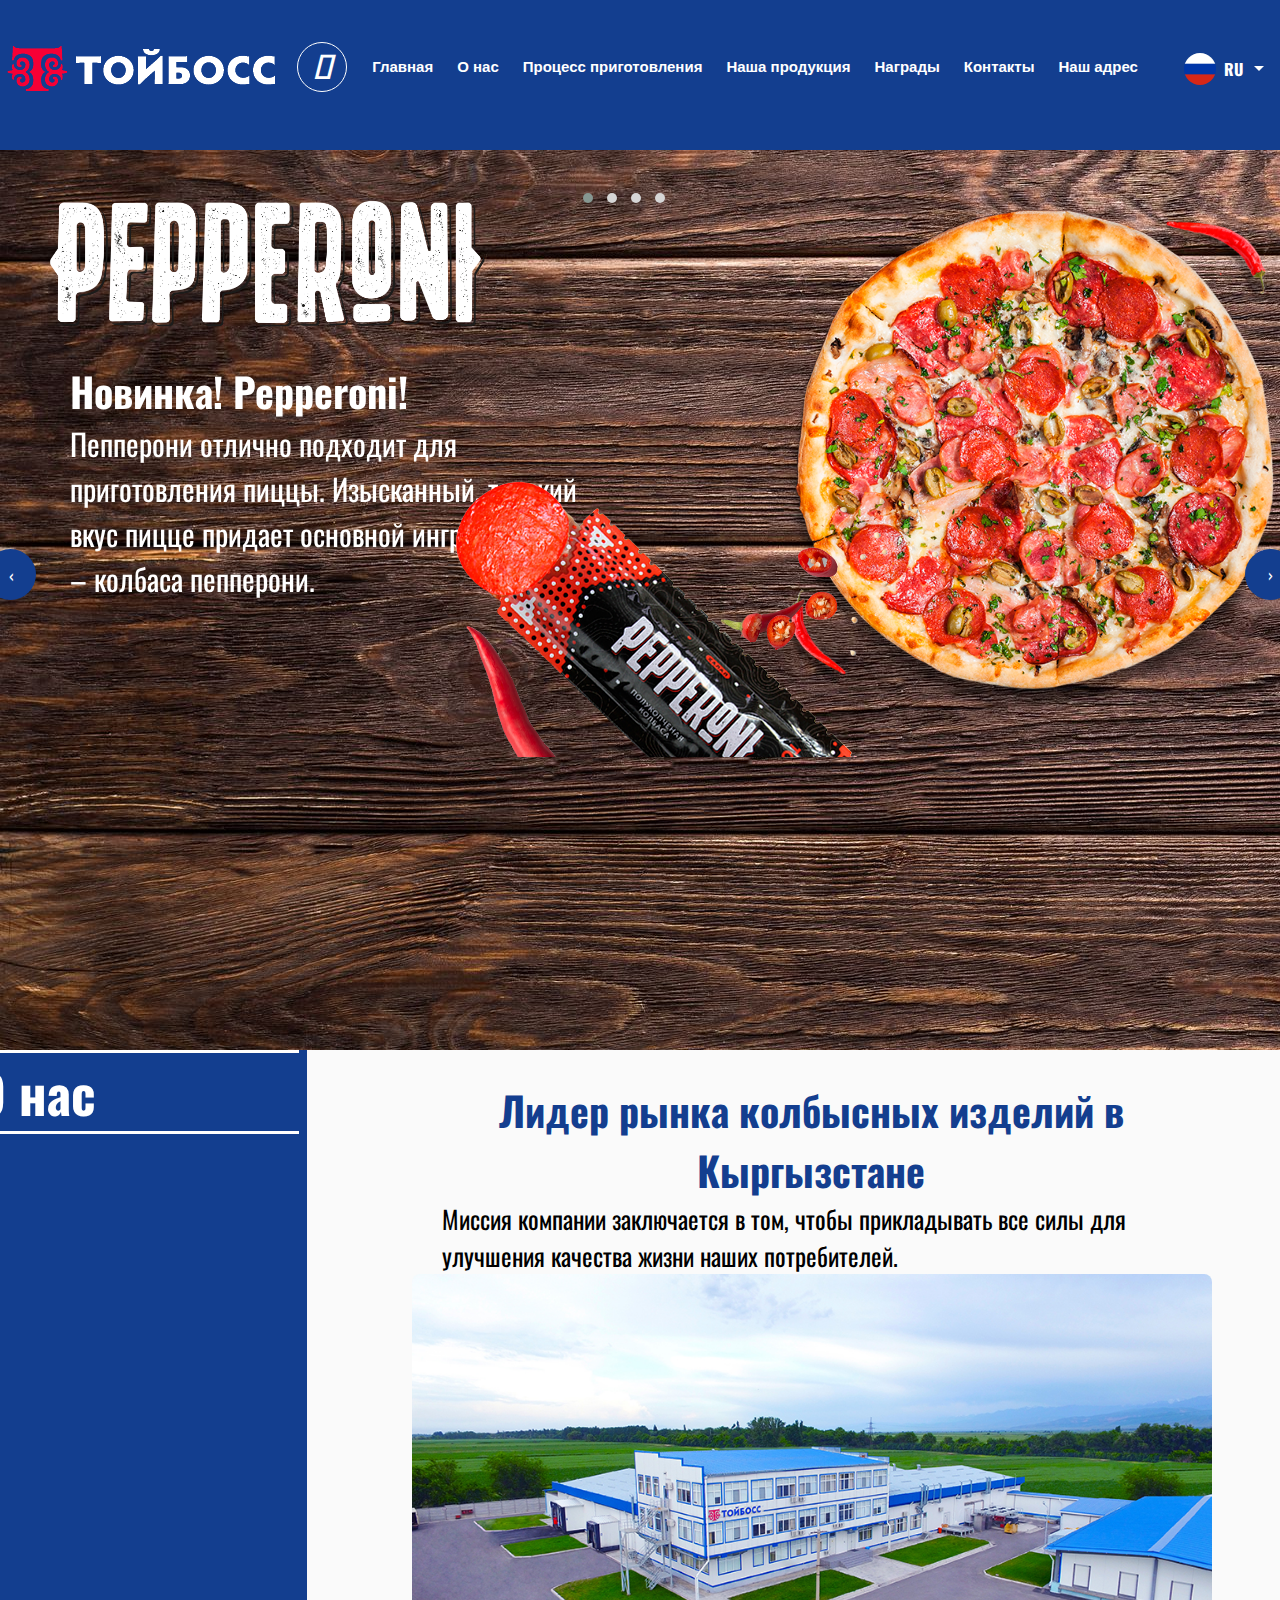
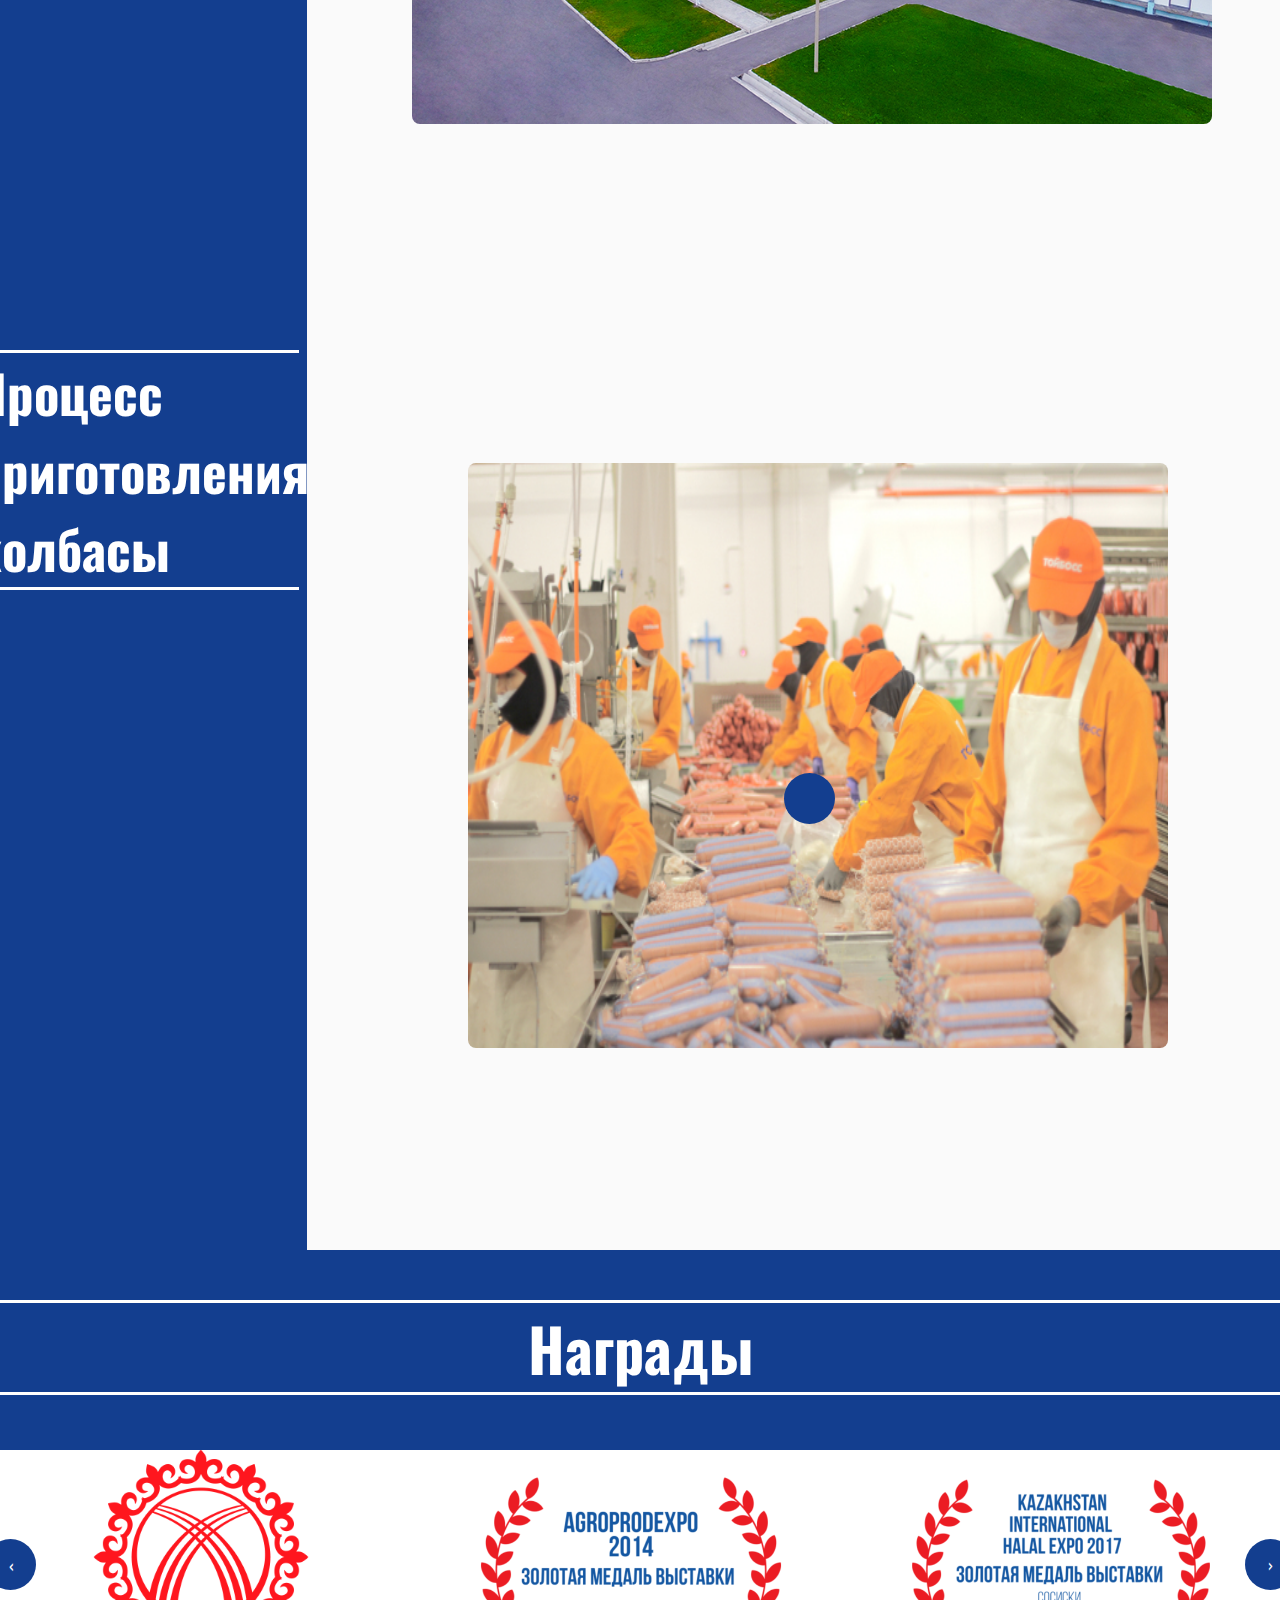
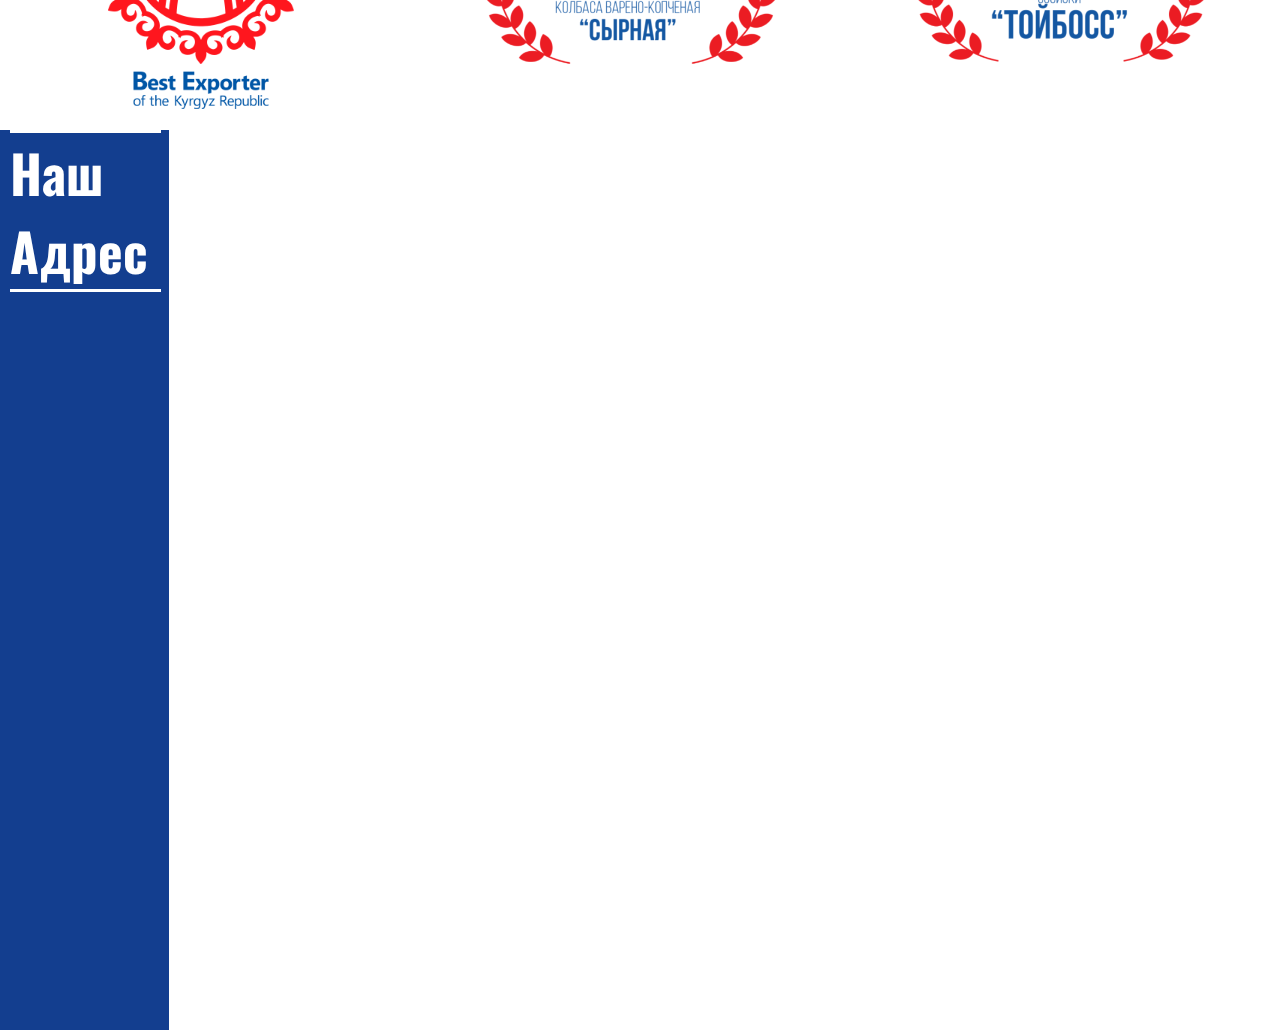
<file: index.html>
<!doctype html>
<html lang="en">
<head>
    <meta charset="UTF-8">
    <meta name="viewport"
          content="width=device-width, user-scalable=no, initial-scale=1.0, maximum-scale=1.0, minimum-scale=1.0">
    <meta http-equiv="X-UA-Compatible" content="ie=edge">
    <link rel="stylesheet" href="media.css">
    <link rel="stylesheet" href="libs/owl-carousel/owl.carousel.min.css">
    <link rel="stylesheet" href="libs/owl-carousel/owl.theme.default.min.css">
    <link rel="stylesheet" href="libs/fancybox/fancy-box.css">
    <link rel="stylesheet" href="https://use.fontawesome.com/releases/v5.15.3/css/all.css" integrity="sha384-SZXxX4whJ79/gErwcOYf+zWLeJdY/qpuqC4cAa9rOGUstPomtqpuNWT9wdPEn2fk" crossorigin="anonymous">
    <link rel="stylesheet" href="style.css">
    <title>Toiboss/Колбаса высшего качества</title>
</head>
<body>
<div class="container-sections">
    <header class="header">
        <div class="container">
            <div class="header-content">
                <img src="images/header/Снимок_экрана__13_-removebg-preview.png" alt="" class="header-logo">
                <div class="g"></div>
                <nav class="header-nav">
                    <div class="header-icon">
                        <a href="https://www.instagram.com/toyboss.kg/"><i class="fab fa-instagram"></i></a>
                    </div>
                    <a href="" class="header-link">Главная</a>
                    <a href="./about.html" class="header-link">О нас</a>
                    <a href="./process.html" class="header-link">Процесс приготовления</a>
                    <a href="./products.html" class="header-link">Наша продукция</a>
                    <a href="#awards" class="header-link">Награды</a>
                    <a href="./contacts.html" class="header-link">Контакты</a>
                    <a href="#footer" class="header-link">Наш адрес</a>


                    <label for="demoDefaultSelection">
                        <select class="header__form-title" name="" id="demoDefaultSelection">
                            <option value="0" data-imagesrc="images/ddSlick/ru.png">RU</option>
                            <option value="1" data-imagesrc="images/ddSlick/usa.png">EN</option>
                            <option value="2" data-imagesrc="images/ddSlick/kgz.png">KG</option>
                        </select>
                    </label>
                </nav>
            </div>
        </div>
    </header>
    <main>
        <section class="pepperoni-carousel owl-carousel owl-theme">
            <div class="pep-item">
                <div class="pep">
                    <img src="images/carousel/PP3.png" alt="" class="pep-logo">
                    <h3 class="pepperoni-title">Новинка! Pepperoni!</h3>
                    <p class="pep-desc">Пепперони отлично подходит для <br>
                        приготовления пиццы. Изысканный, терпкий <br>
                        вкус пицце придает основной ингредиент <br>
                        – колбаса пепперони. <br></p>
                </div>
                <div class="pup">
                    <img src="images/carousel/product-4_TrlLk9a.png" alt="" class="pup-img">
                    <img src="images/carousel/PP32-removebg-preview.png" alt="" class="pup-logo" id="pup-sas">
                </div>
            </div>

            <div class="pep-item">
                <div class="pep">
                    <img src="images/carousel/hot-dog.png" alt="" class="pep-logo">
                    <h3 class="pepperoni-title">Сосиски Хот-Дог</h3>
                    <p class="pep-desc">Секрет наших «Хот-Дог» скрыт в неизменном <br>
                        рецепте ее приготовления. Именно поэтому <br> она имеет такой нежный вкус и приятный аромат <br>
                    </p>
                </div>
                <div class="pup">
                    <img src="images/carousel/hot-hot.png" alt="" class="pup-img">
                    <img src="images/carousel/sausage-removebg-preview.png" alt="" class="pup-logo" id="pup-saa">
                </div>
            </div>
            <div class="pep-item">
                <div class="pep">
                    <img src="images/carousel/rublennye.png" alt="" class="pep-logo">
                    <h3 class="pepperoni-title">Сосиски "Рубленные халал"</h3>
                    <p class="pep-desc">    В основе колбас — только натуральные <br>
                        ингредиенты: первосортное мясо и лучшие специи.</p>
                </div>
                <div class="pup">
                    <img src="images/carousel/soiski.png" alt="" class="pup-img">
                    <img src="images/carousel/rebl-removebg-preview.png" alt="" class="pup-logo" id="pup-sad">
                </div>
            </div>
            <div class="pep-item">
                <div class="pep">
                    <img src="images/carousel/cheese.png" alt="" class="pep-logo">
                    <h3 class="pepperoni-title">Сосиски "Сырные Халал"</h3>
                    <p class="pep-desc">Вареная колбаса с натуральными специями, <br>
                        практически не имеющая аналогов на рынке!</p>
                </div>
                <div class="pup">
                    <img src="images/carousel/chees-sas.png" alt="" class="pup-img">
                    <img src="images/carousel/chees-sausages-removebg-preview.png" alt="" class="pup-logo" id="pup-saf">
                </div>
            </div>


        </section>

        <section class="information">
            <div class="container">

                <div class="info-con">
                    <div class="info__con"> <h2 class="process-title">О нас</h2></div>

                    <div class="info">
                        <h3 class="info-title">Лидер рынка колбысных изделий в
                            Кыргызстане</h3>
                        <p class="info-desc">Миссия компании заключается в том, чтобы прикладывать все силы для улучшения качества жизни
                            наших потребителей.</p>
                        <img src="images/info/03.jpg" alt="" class="info-logo">


                    </div>

                </div>



            </div>
        </section>
        <section id="process" class="process">
            <div class="container">
                <div class="b">
                    <div class="d"> <h2 class="process-title">Процесс приготовления колбасы</h2></div>

                    <div class="e">
                        <img src="images/process/img_2010.jpg" alt="" class="process-img">
                        <button class="video__item">
                            <a href=" https://youtu.be/de9NfILem4Q" data-fancybox="gallery" data-caption="Toiboss" class="video__play">
                                <i
                                        class="fas fa-play"></i>
                            </a>
                        </button>
                    </div>
                </div>
            </div>
        </section>
        <div class="awards-block"> <h2 class="awards-title">Награды</h2></div>
        <section id="awards" class="awards-carousel owl-carousel owl-theme">
            <div class="">
                <div class="item"><img src="images/awards/1.png" alt="" class="awards-logo" id="award"></div>
            </div>
            <div class="">
                <div class="item"><img src="images/awards/2.png" alt="" class="awards-logo"></div>
            </div>
            <div class="">
                <div class="item"><img src="images/awards/3.png" alt="" class="awards-logo"></div>
            </div>
            <div class="">
                <div class="item"><img src="images/awards/4.png" alt="" class="awards-logo"></div>
            </div>
            <div class="">
                <div class="item"><img src="images/awards/5.png" alt="" class="awards-logo"></div>
            </div>
            <div class="">
                <div class="item"><img src="images/awards/6.png" alt="" class="awards-logo"></div>
            </div>
            <div class="">
                <div class="item"><img src="images/awards/7.png" alt="" class="awards-logo"></div>
            </div>
            <div class="">
                <div class="item"><img src="images/awards/8.png" alt="" class="awards-logo"></div>
            </div>
            <div class="">
                <div class="item"><img src="images/awards/9.png" alt="" class="awards-logo"></div>
            </div>
            <div class="">
                <div class="item"><img src="images/awards/10.png" alt="" class="awards-logo"></div>
            </div>
            <div class="">
                <div class="item"><img src="images/awards/11.png" alt="" class="awards-logo"></div>
            </div>
            <div class="">
                <div class="item"><img src="images/awards/12.png" alt="" class="awards-logo"></div>
            </div>
        </section>
    </main>
    <footer id="footer">
        <div class="footer-item">
            <div class="footers-item"> <h2 class="process-title">Наш Адрес</h2></div>
            <iframe src="https://www.google.com/maps/embed?pb=!1m18!1m12!1m3!1d2924.4403476959137!2d74.77413231497817!3d42.863549011149374!2m3!1f0!2f0!3f0!3m2!1i1024!2i768!4f13.1!3m3!1m2!1s0x389eb1a547b2b813%3A0x6507d4f8e4157bb3!2z0KLQntCZ0JHQntCh0KE!5e0!3m2!1sru!2skg!4v1631794562975!5m2!1sru!2skg" width="100%" height="657px" style="border:0;" allowfullscreen="" loading="lazy"></iframe>
        </div>
    </footer>
</div>

<script src="libs/jquery/jquery.js"></script>
<script src="libs/js/ddSlick.js"></script>
<script src="libs/owl-carousel/owl.carousel.min.js"></script>
<script src="libs/js/script.js"></script>
<script src="libs/fancybox/fancy-box.js"></script>
</body>
</html>
</file>
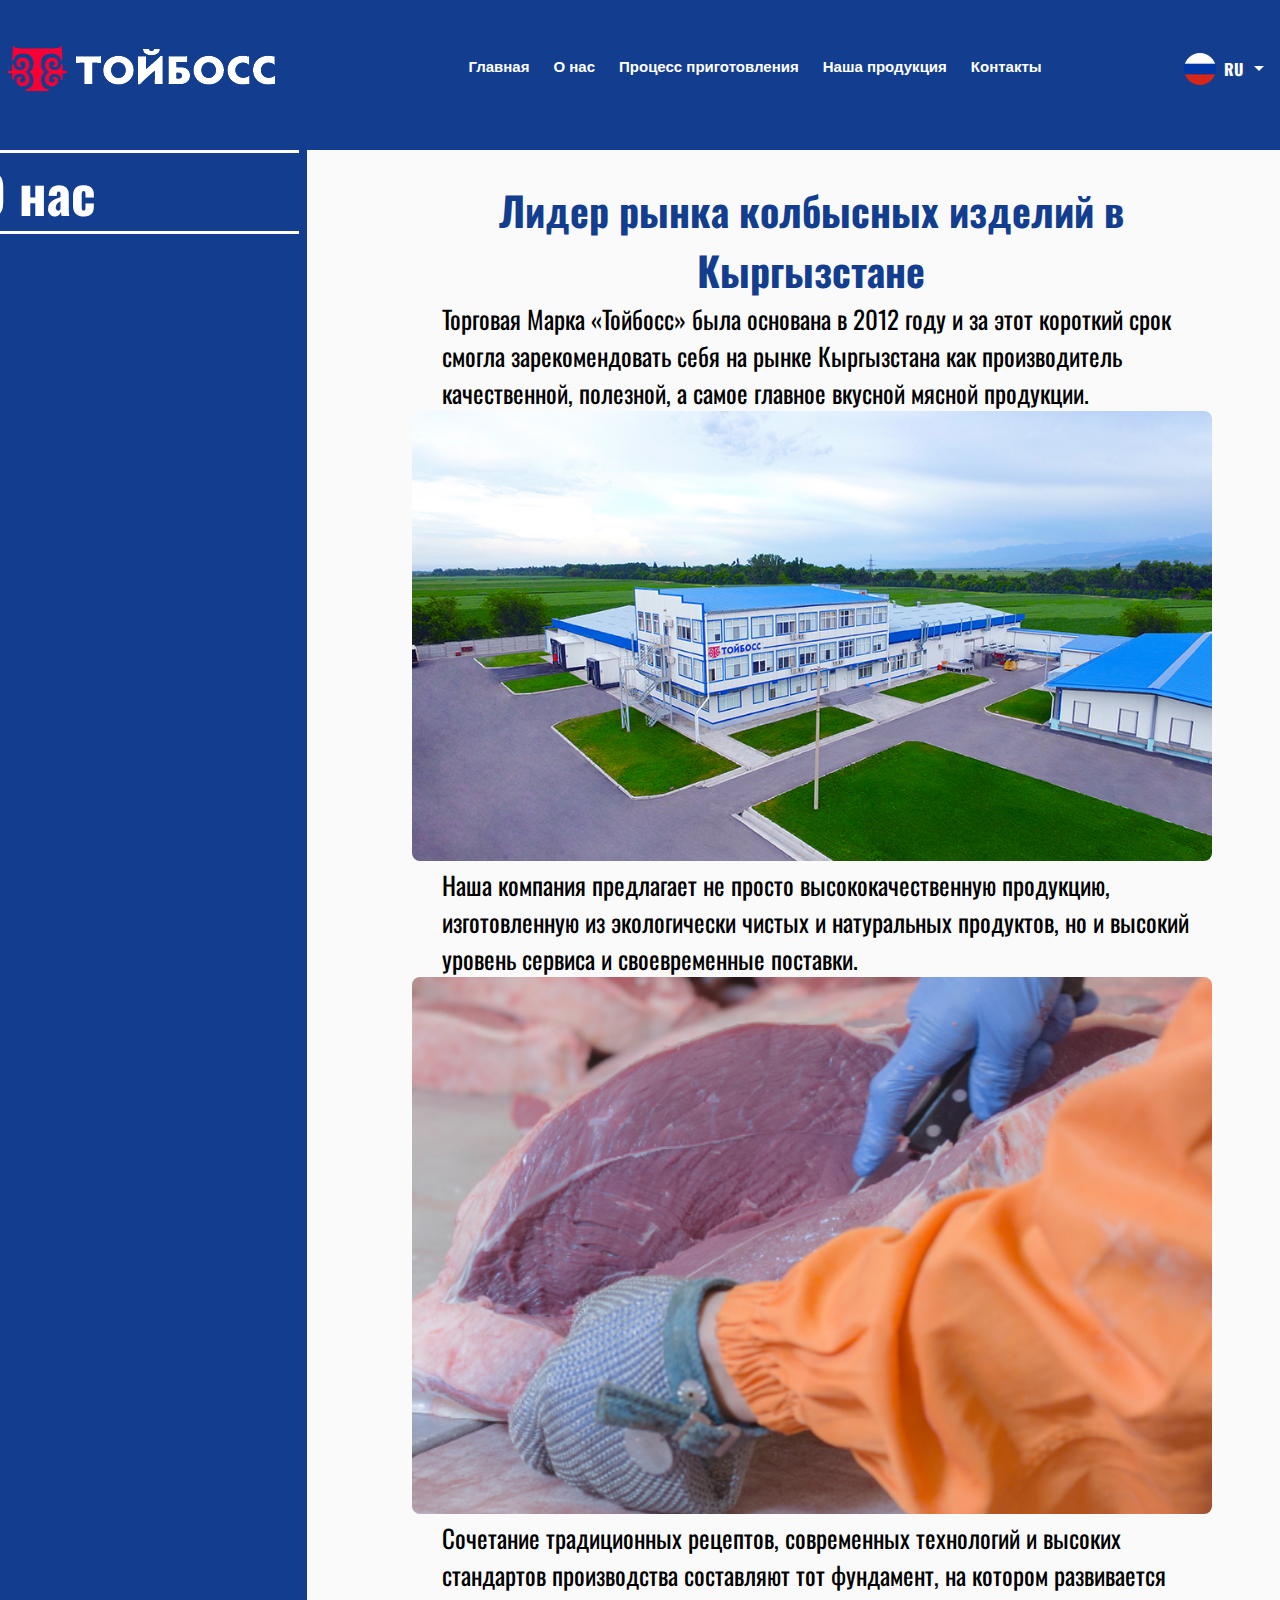
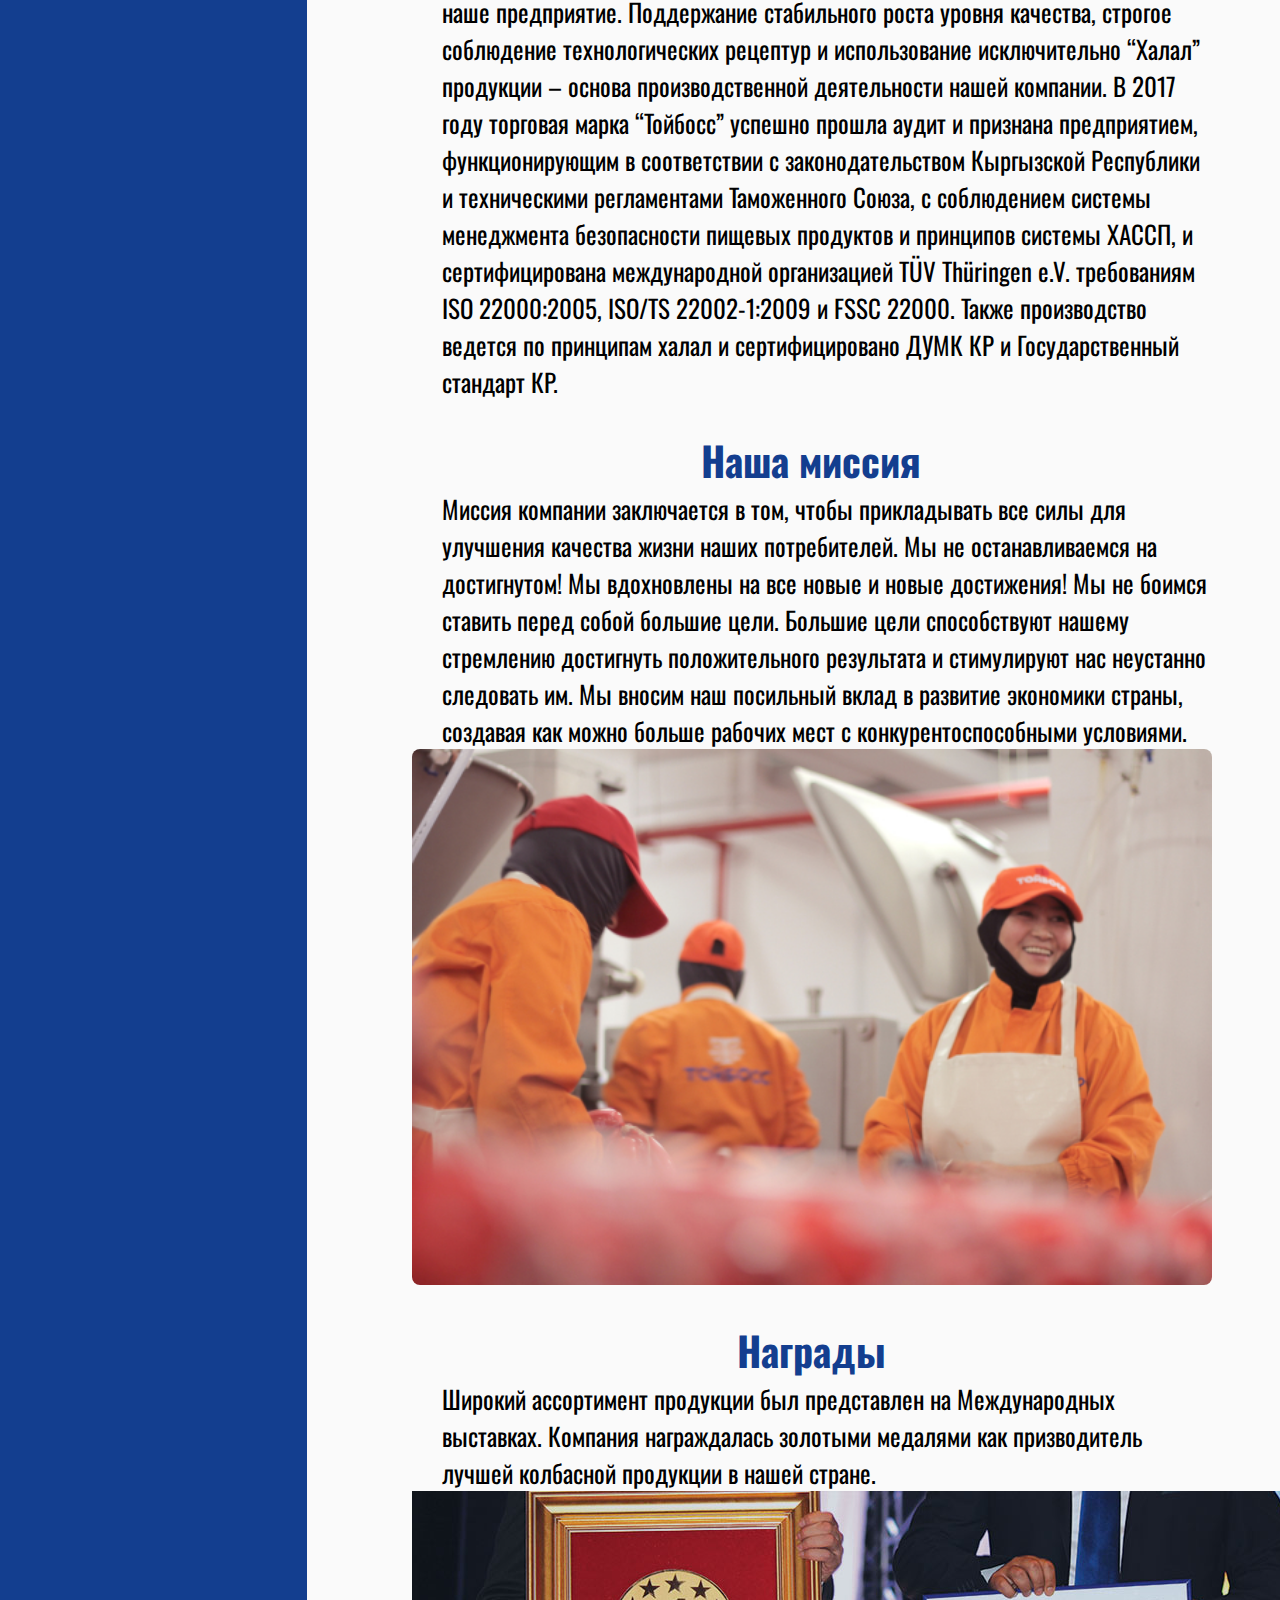
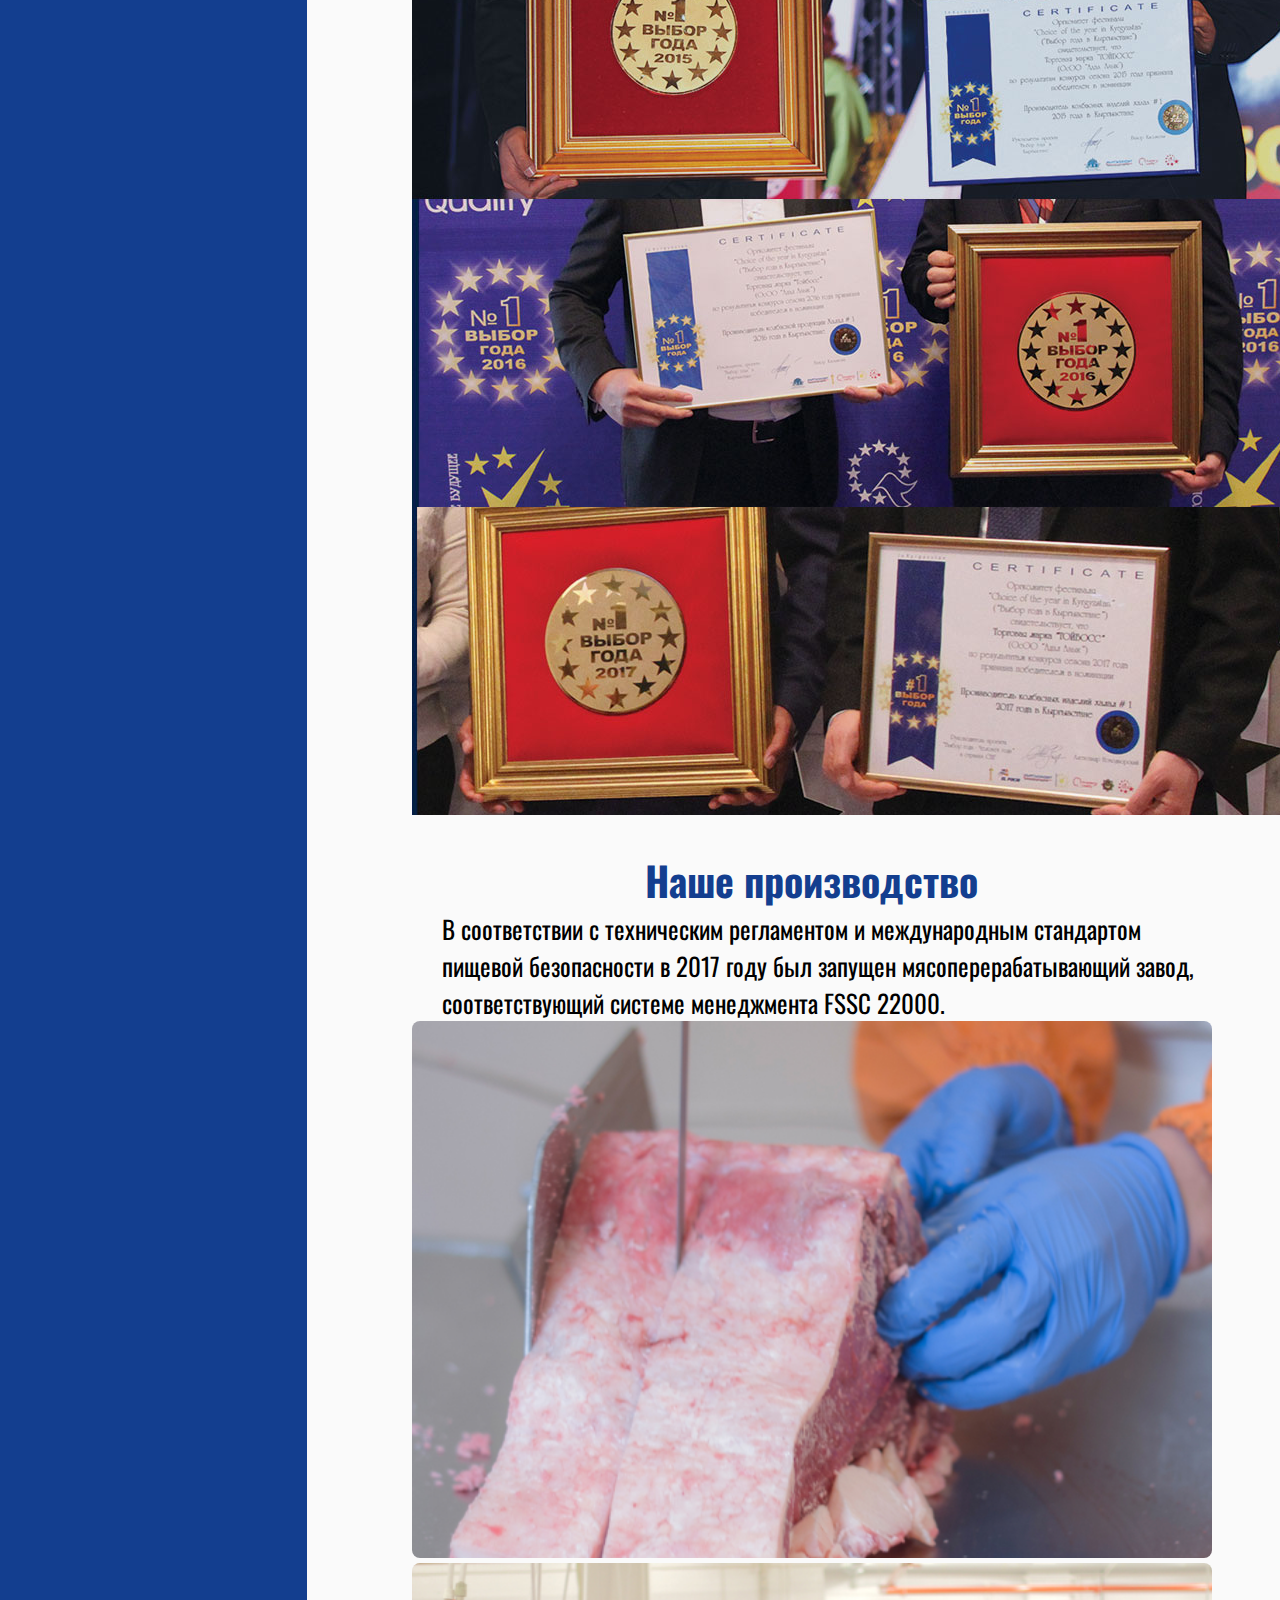
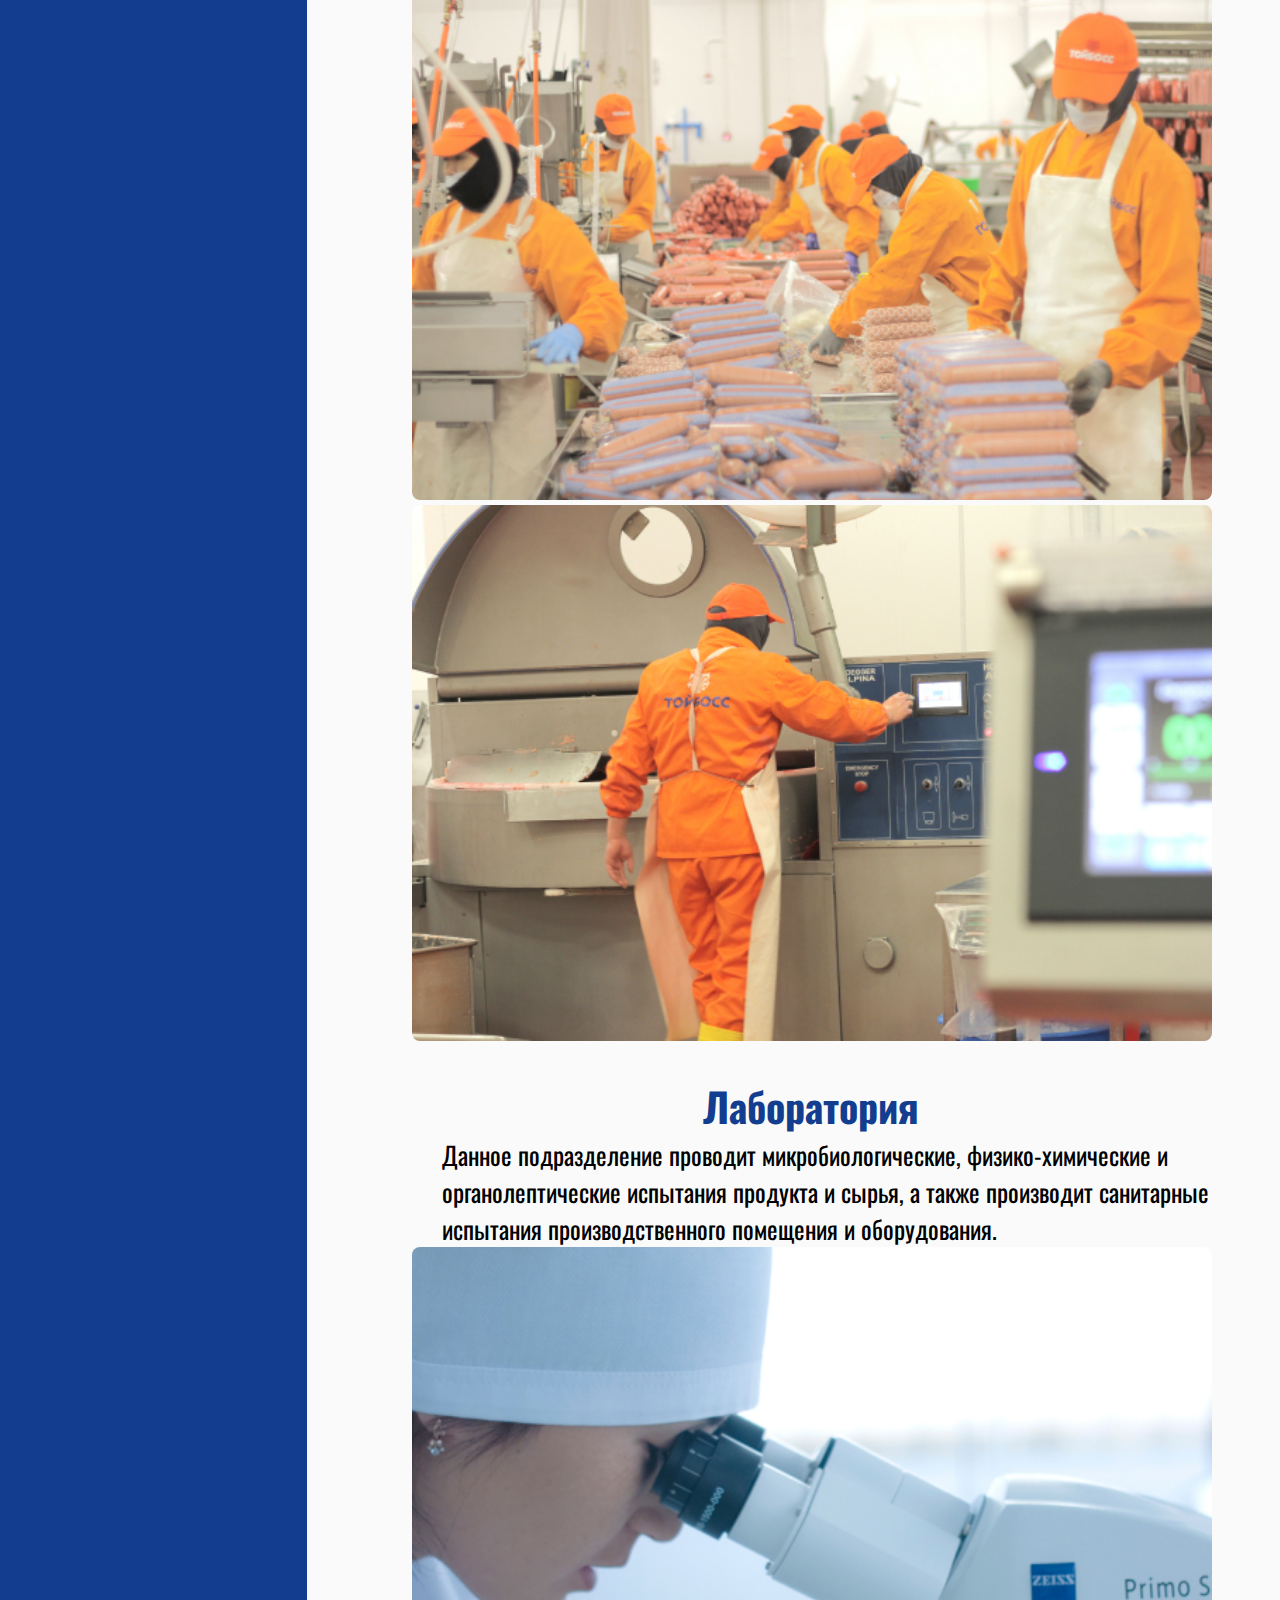
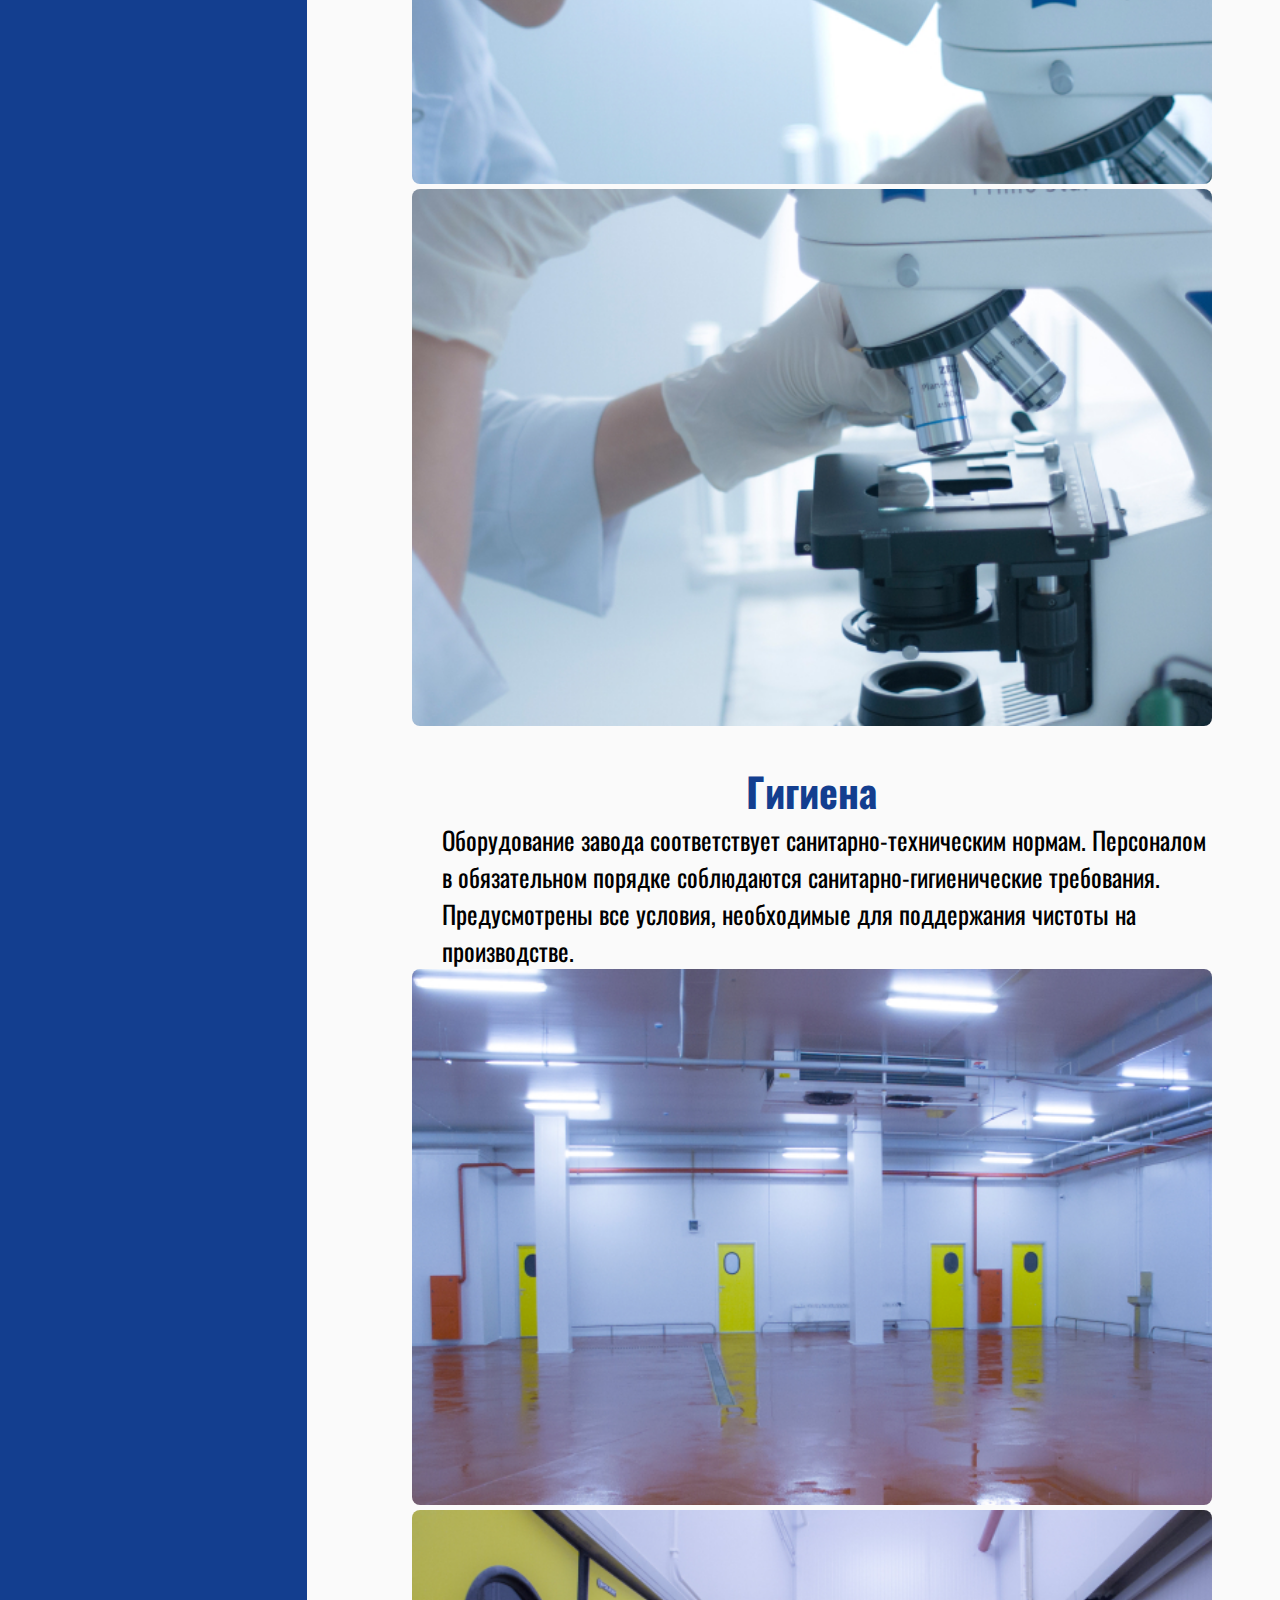
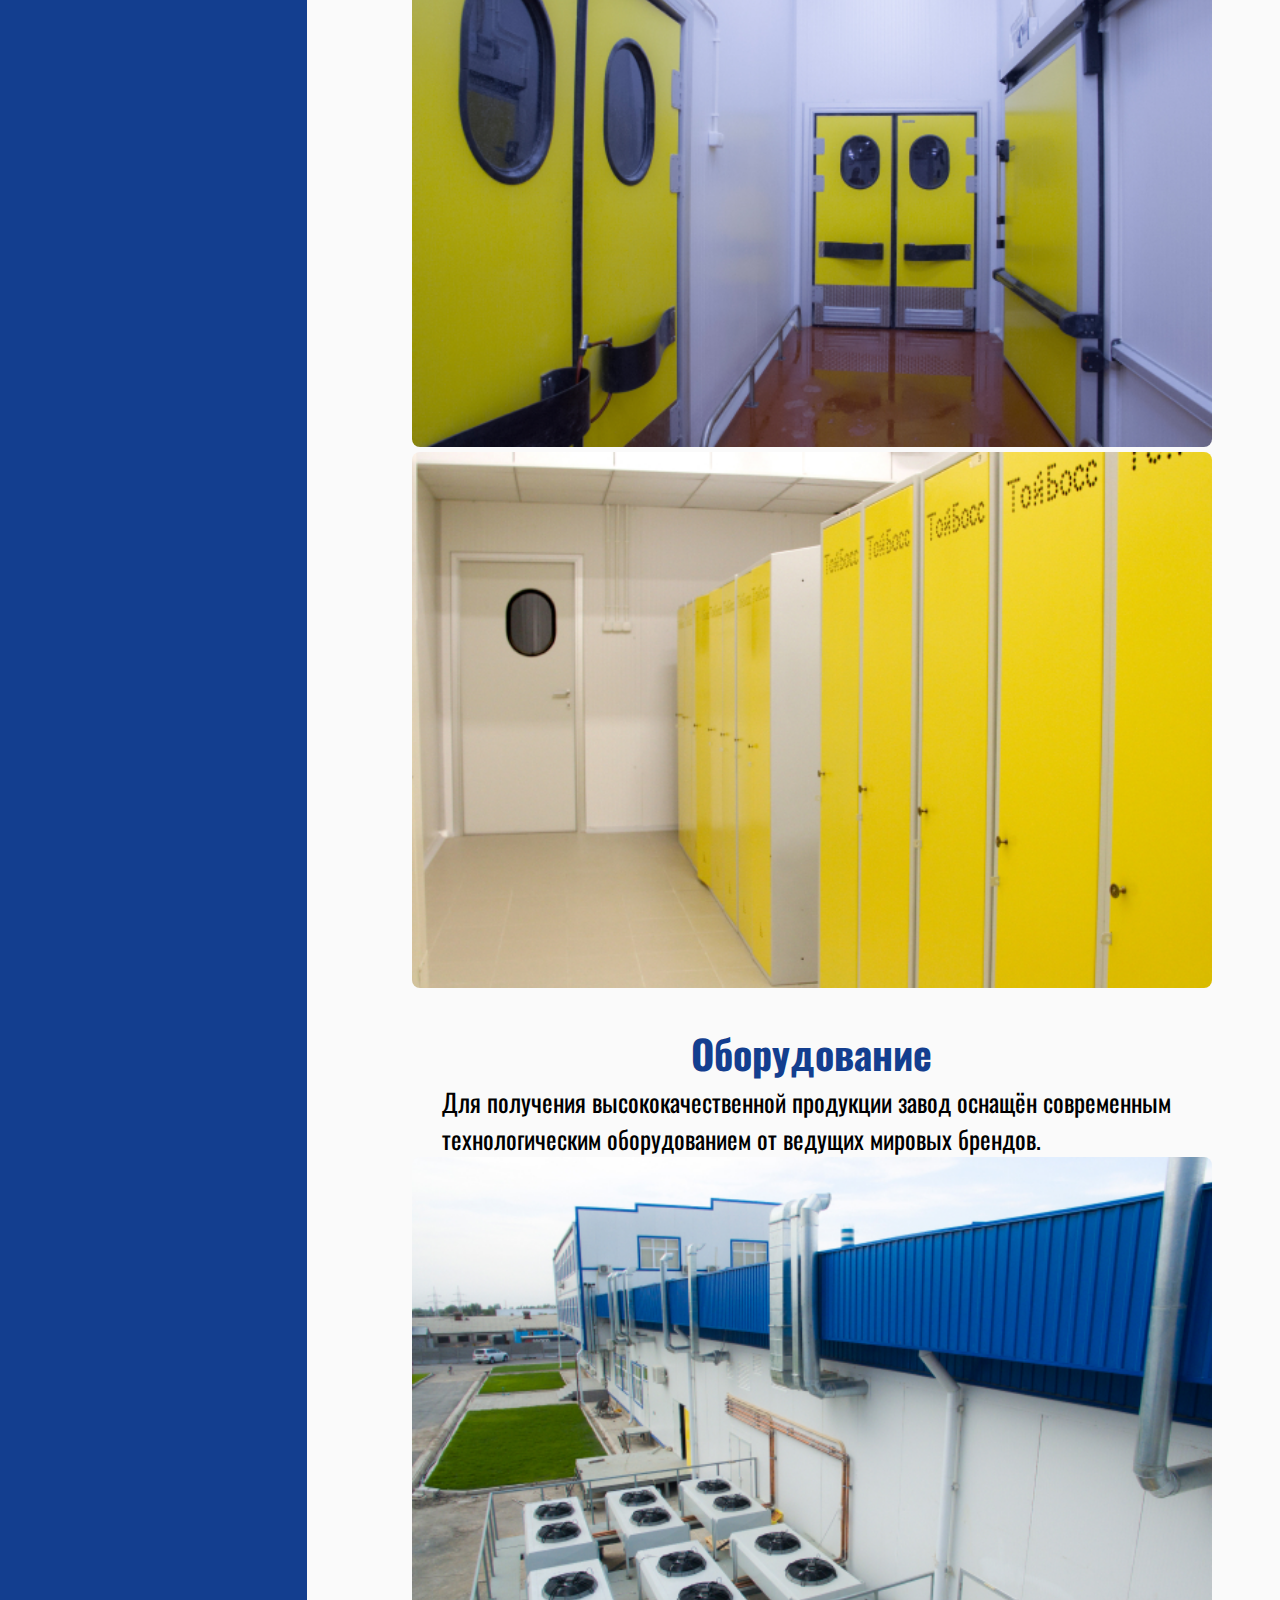
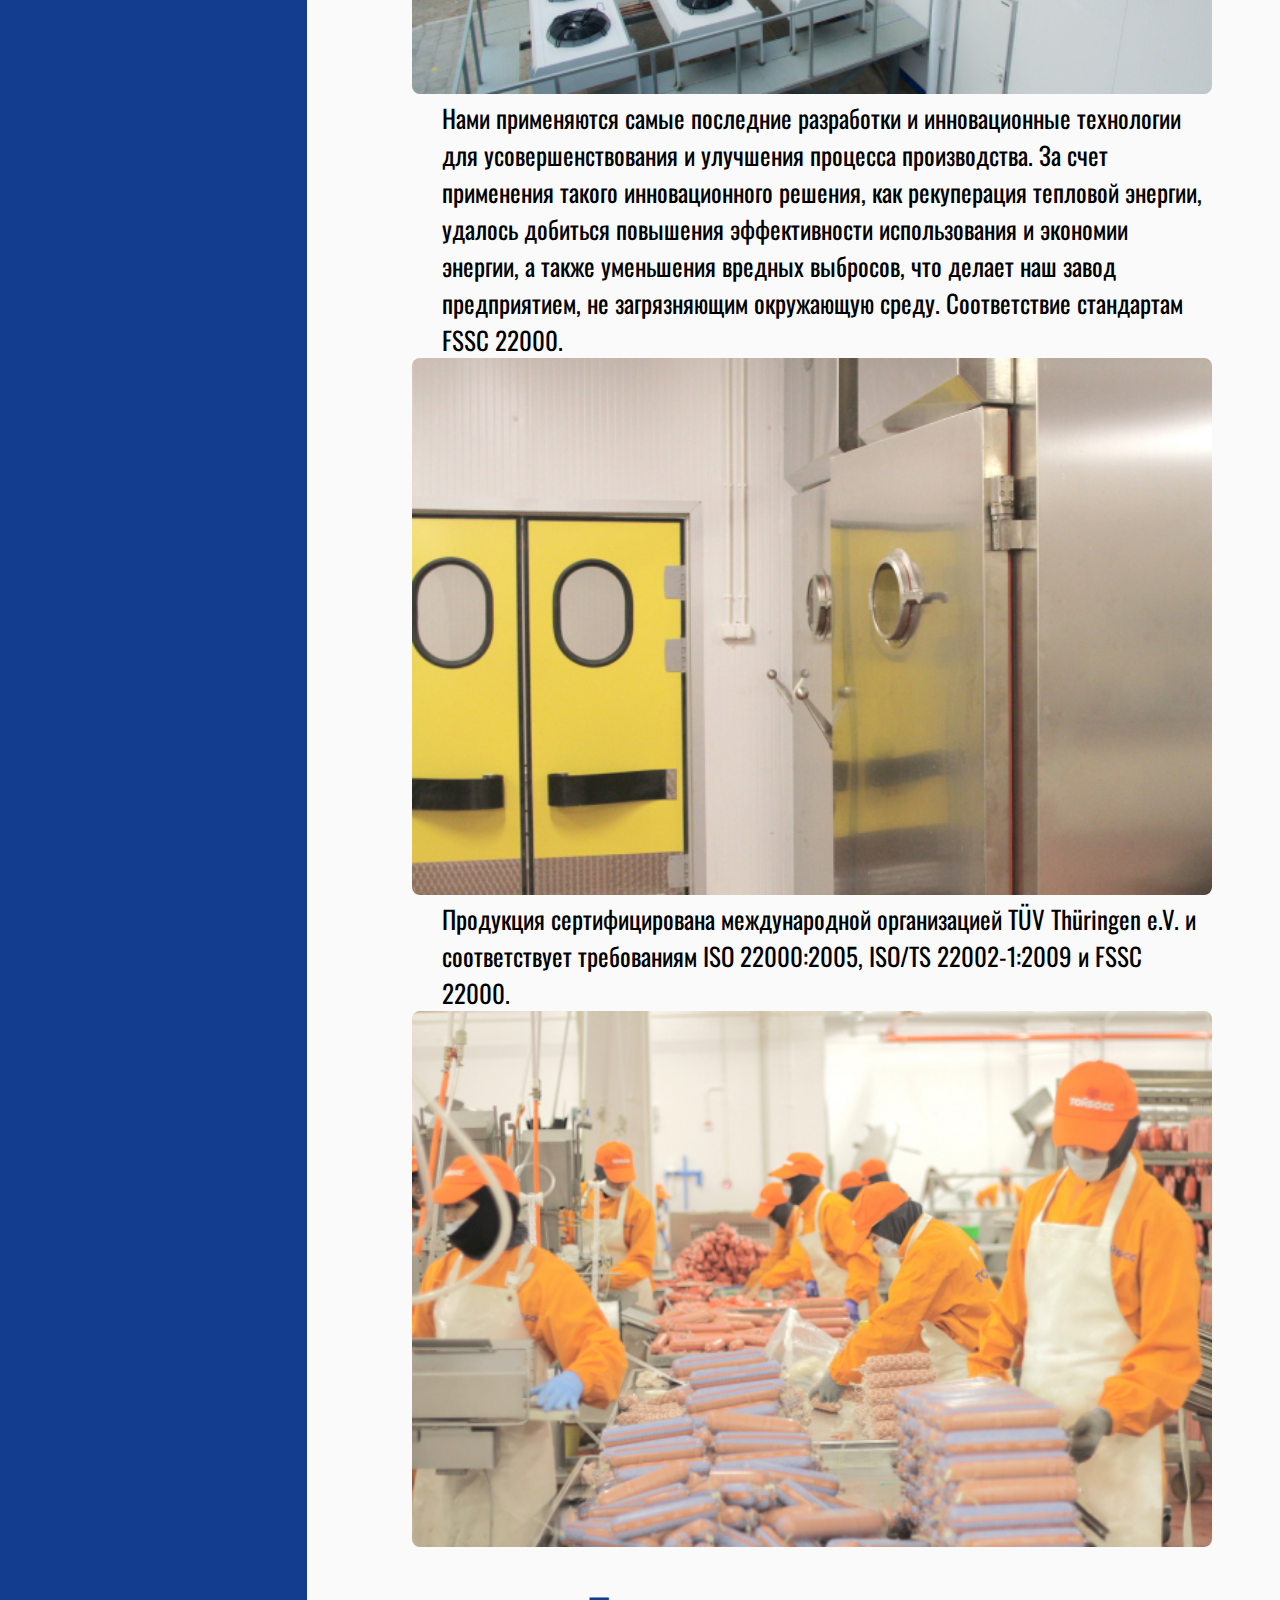
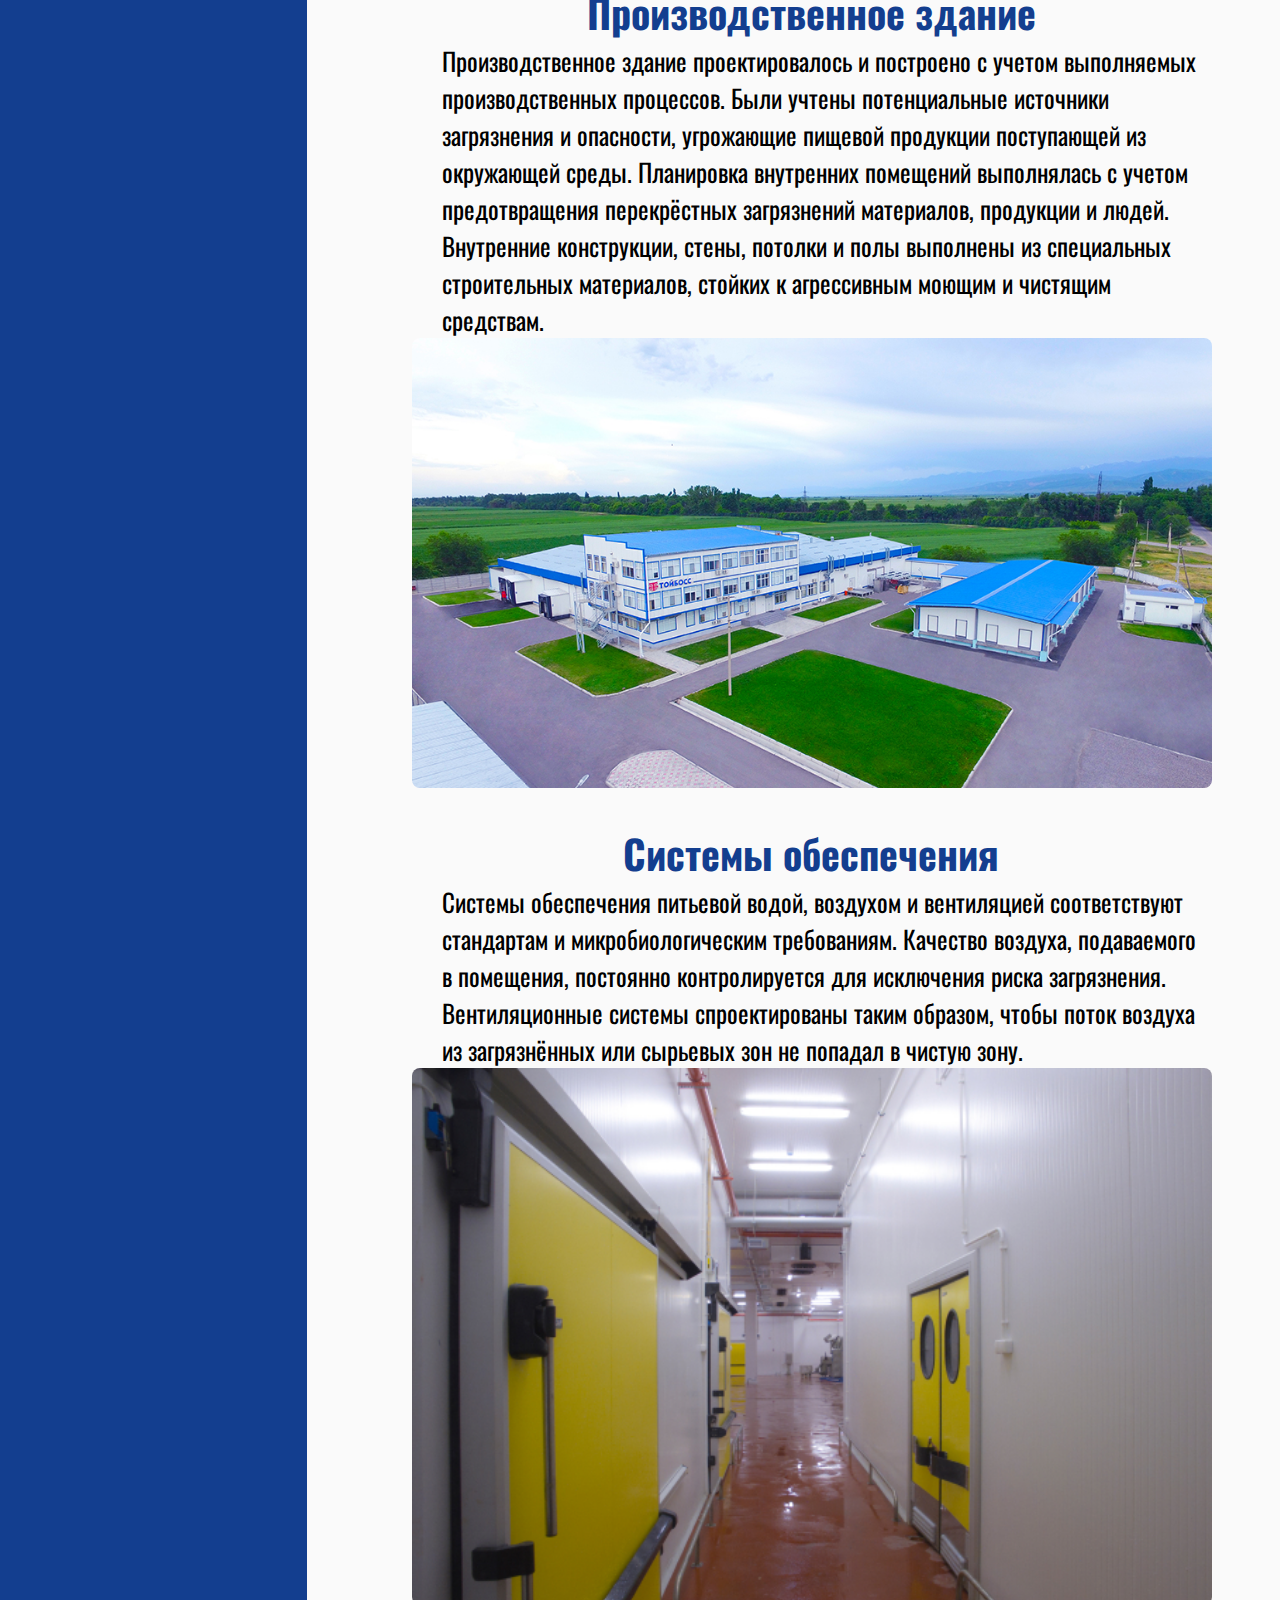
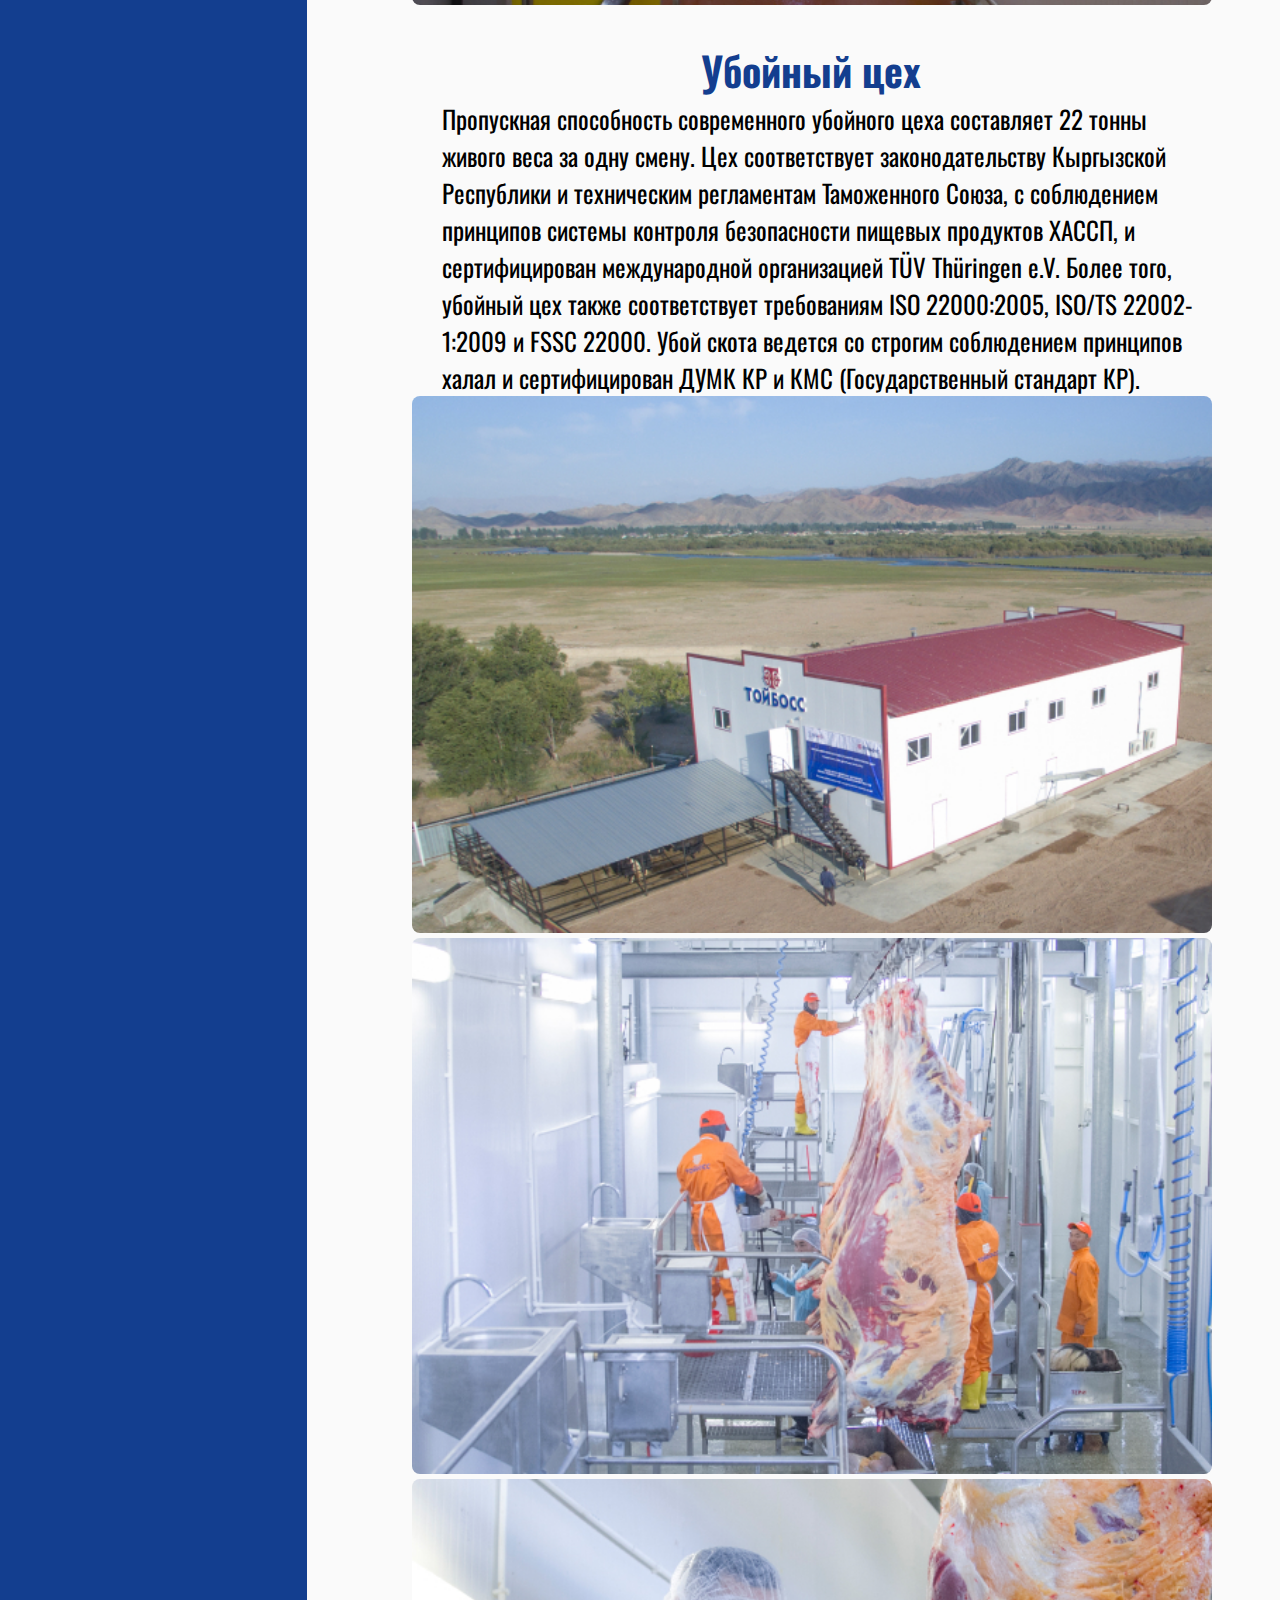
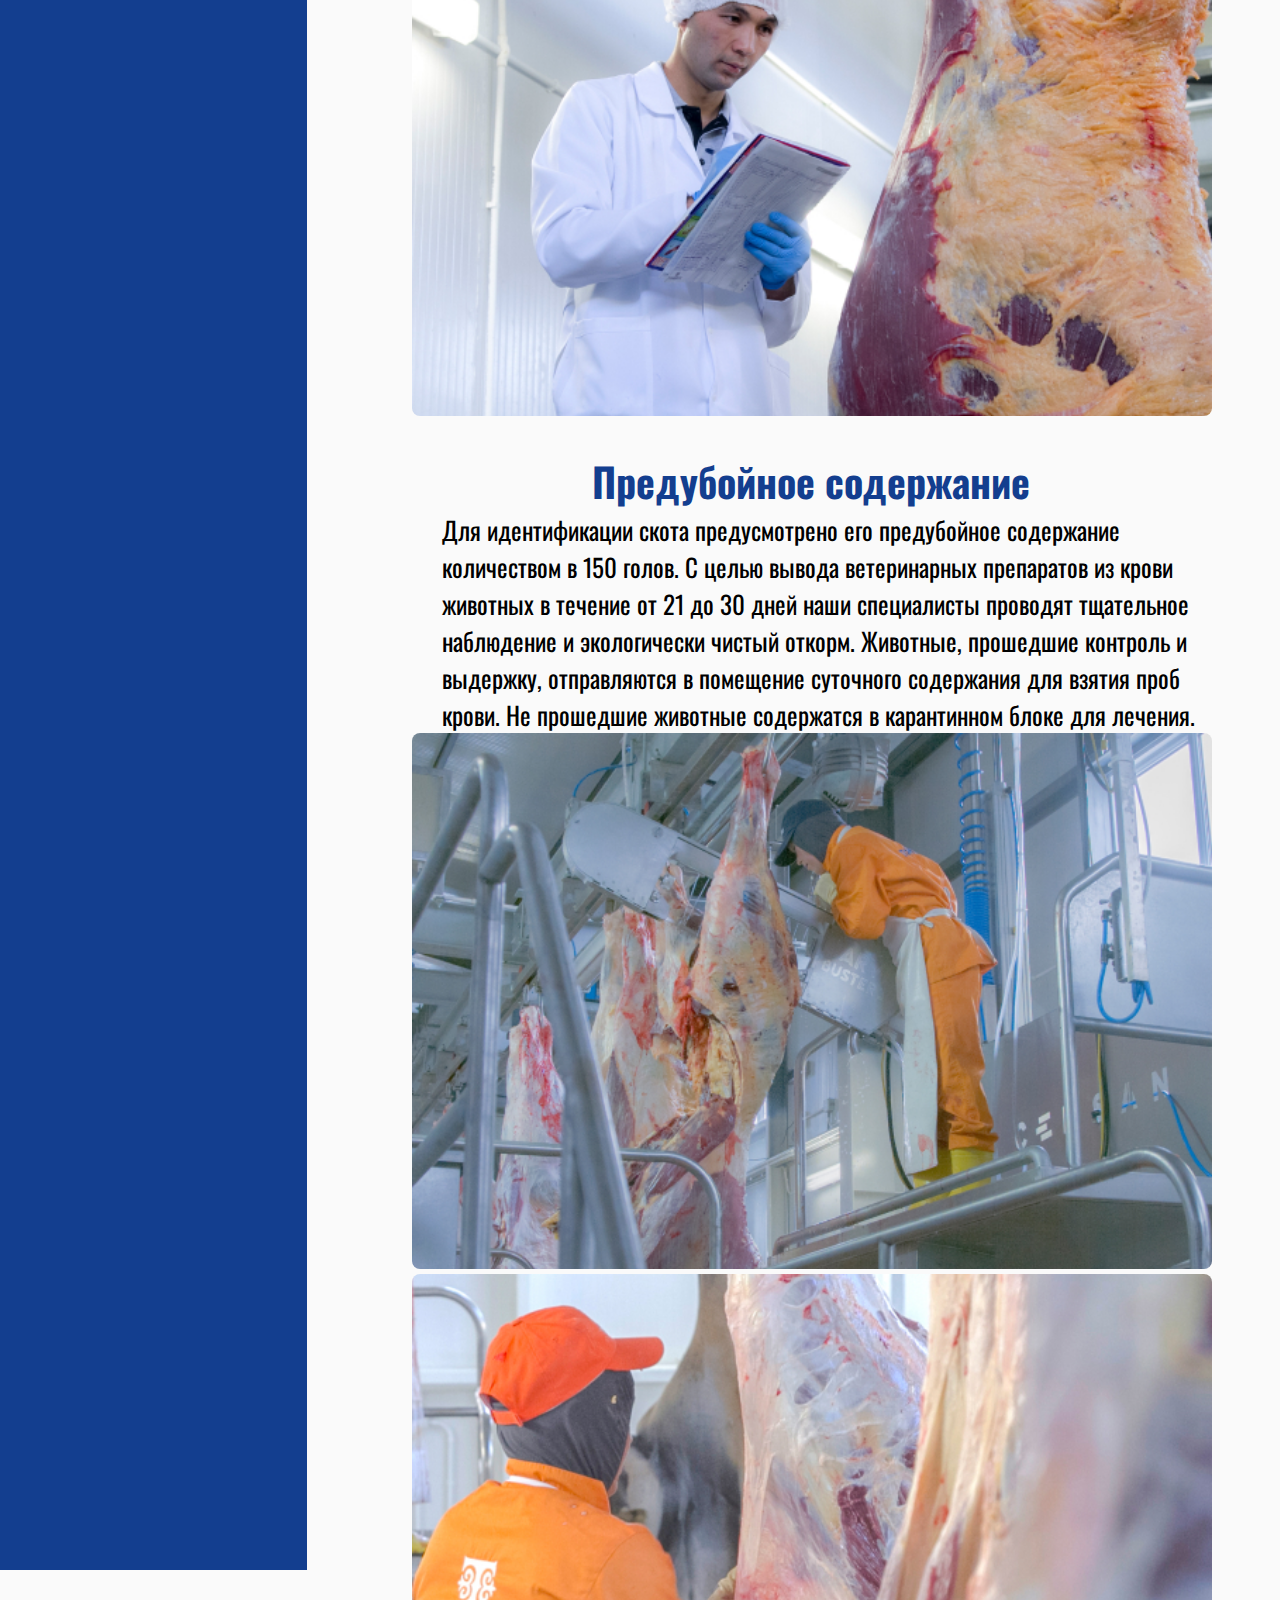
<file: about.html>
<!doctype html>
<html lang="en">
<head>
    <meta charset="UTF-8">
    <meta name="viewport"
          content="width=device-width, user-scalable=no, initial-scale=1.0, maximum-scale=1.0, minimum-scale=1.0">
    <meta http-equiv="X-UA-Compatible" content="ie=edge">
    <link rel="stylesheet" href="style.css">
    <title>Document</title>
</head>
<body>
<header class="header">
    <div class="container">
        <div class="header-content">
            <img src="images/header/Снимок_экрана__13_-removebg-preview.png" alt="" class="header-logo">
            <div class="g"></div>
            <nav class="header-nav">
                <a href="./index.html" class="header-link">Главная</a>
                <a href="" class="header-link">О нас</a>
                <a href="./process.html" class="header-link">Процесс приготовления</a>
                <a href="./products.html" class="header-link">Наша продукция</a>
                <a href="./contacts.html" class="header-link">Контакты</a>
                <label for="demoDefaultSelection">
                    <select class="header__form-title" name="" id="demoDefaultSelection">
                        <option value="0" data-imagesrc="images/ddSlick/ru.png">RU</option>
                        <option value="1" data-imagesrc="images/ddSlick/usa.png">EN</option>
                        <option value="2" data-imagesrc="images/ddSlick/kgz.png">KG</option>
                    </select>
                </label>
            </nav>
        </div>
    </div>
</header>
<section class="information">
    <div class="container">

        <div class="info-con">
            <div class="info__cont"> <h2 class="process-title">О нас</h2></div>

            <div class="info">
                <h3 class="info-title">Лидер рынка колбысных изделий в
                    Кыргызстане</h3>
                <p class="info-desc">Торговая Марка «Тойбосс» была основана в 2012 году и за этот короткий срок смогла зарекомендовать себя на рынке Кыргызстана как производитель качественной, полезной, а самое главное вкусной мясной продукции.</p>
                <img src="images/info/03.jpg" alt="" class="info-logo">
                <p class="info-desc">Наша компания предлагает не просто высококачественную продукцию, изготовленную из экологически чистых и натуральных продуктов, но и высокий уровень сервиса и своевременные поставки.</p>
                <img src="images/about/1.jpg" alt="" class="info-logo">
                <p class="info-desc">Сочетание традиционных рецептов, современных технологий и высоких стандартов производства составляют тот фундамент, на котором развивается наше предприятие. Поддержание стабильного роста уровня качества, строгое соблюдение технологических рецептур и использование исключительно “Халал” продукции – основа производственной деятельности нашей компании.

                    В 2017 году торговая марка “Тойбосс” успешно прошла аудит и признана предприятием, функционирующим в соответствии с законодательством Кыргызской Республики и техническими регламентами Таможенного Союза, с соблюдением системы менеджмента безопасности пищевых продуктов и принципов системы ХАССП, и сертифицирована международной организацией TÜV Thüringen e.V. требованиям ISO 22000:2005, ISO/TS 22002-1:2009 и FSSC 22000. Также производство ведется по принципам халал и сертифицировано ДУМК КР и Государственный стандарт КР.
                </p>
                <h3 class="info-title">Наша миссия</h3>
                <p class="info-desc">Миссия компании заключается в том, чтобы прикладывать все силы для улучшения качества жизни наших потребителей. Мы не останавливаемся на достигнутом! Мы вдохновлены на все новые и новые достижения! Мы не боимся ставить перед собой большие цели. Большие цели способствуют нашему стремлению достигнуть положительного результата и стимулируют нас неустанно следовать им. Мы вносим наш посильный вклад в развитие экономики страны, создавая как можно больше рабочих мест с конкурентоспособными условиями.

                </p>
                <img src="images/about/2.jpg" alt="" class="info-logo">
                <h3 class="info-title">Награды</h3>
                <p class="info-desc">Широкий ассортимент продукции был представлен на Международных выставках. Компания награждалась золотыми медалями как призводитель лучшей колбасной продукции в нашей стране.</p>
                <img src="images/about/3.jpg" alt="">
                <h3 class="info-title">Наше производство</h3>
                <p class="info-desc">В соответствии с техническим регламентом и международным стандартом пищевой безопасности в 2017 году был запущен мясоперерабатывающий завод, соответствующий системе менеджмента FSSC 22000.</p>
                <img src="images/about/4.jpg" alt="" class="info-logo">
                <img src="images/about/5.jpg" alt="" class="info-logo">
                <img src="images/about/6.jpg" alt="" class="info-logo">
                <h3 class="info-title">Лаборатория</h3>
                <p class="info-desc">Данное подразделение проводит микробиологические, физико-химические и органолептические испытания продукта и сырья, а также производит санитарные испытания производственного помещения и оборудования.</p>
                <img src="images/about/7.jpg" alt="" class="info-logo">
                <img src="images/about/8.jpg" alt="" class="info-logo">
                <h3 class="info-title">Гигиена</h3>
                <p class="info-desc">Оборудование завода соответствует санитарно-техническим нормам. Персоналом в обязательном порядке соблюдаются санитарно-гигиенические требования. Предусмотрены все условия, необходимые для поддержания чистоты на производстве.</p>
                <img src="images/about/9.jpg" alt="" class="info-logo">
                <img src="images/about/10.jpg" alt="" class="info-logo">
                <img src="images/about/11.jpg" alt="" class="info-logo">
                <h3 class="info-title">Оборудование</h3>
                <p class="info-desc">Для получения высококачественной продукции завод оснащён современным технологическим оборудованием от ведущих мировых брендов.</p>
                <img src="images/about/12.jpg" alt="" class="info-logo">
                <p class="info-desc">Нами применяются самые последние разработки и инновационные технологии для усовершенствования и улучшения процесса производства. За счет применения такого инновационного решения, как рекуперация тепловой энергии, удалось добиться повышения эффективности использования и экономии энергии, а также уменьшения вредных выбросов, что делает наш завод предприятием, не загрязняющим окружающую среду. Соответствие стандартам FSSC 22000.</p>
                <img src="images/about/13.jpg" alt="" class="info-logo">
                <p class="info-desc">Продукция сертифицирована международной организацией TÜV Thüringen e.V. и соответствует требованиям ISO 22000:2005, ISO/TS 22002-1:2009 и FSSC 22000.</p>
                <img src="images/about/5.jpg" alt="" class="info-logo">
                <h3 class="info-title">Производственное здание</h3>
                <p class="info-desc">Производственное здание проектировалось и построено с учетом выполняемых производственных процессов. Были учтены потенциальные источники загрязнения и опасности, угрожающие пищевой продукции поступающей из окружающей среды. Планировка внутренних помещений выполнялась с учетом предотвращения перекрёстных загрязнений материалов, продукции и людей. Внутренние конструкции, стены, потолки и полы выполнены из специальных строительных материалов, стойких к агрессивным моющим и чистящим средствам.</p>
                <img src="images/about/14.jpg" alt="" class="info-logo">
                <h3 class="info-title">Системы обеспечения</h3>
                <p class="info-desc">Системы обеспечения питьевой водой, воздухом и вентиляцией соответствуют стандартам и микробиологическим требованиям. Качество воздуха, подаваемого в помещения, постоянно контролируется для исключения риска загрязнения. Вентиляционные системы спроектированы таким образом, чтобы поток воздуха из загрязнённых или сырьевых зон не попадал в чистую зону.</p>
                <img src="images/about/15.jpg" alt="" class="info-logo">
                <h3 class="info-title">Убойный цех</h3>
                <p class="info-desc">Пропускная способность современного убойного цеха составляет 22 тонны живого веса за одну смену. Цех соответствует законодательству Кыргызской Республики и техническим регламентам Таможенного Союза, с соблюдением принципов системы контроля безопасности пищевых продуктов ХАСCП, и сертифицирован международной организацией TÜV Thüringen e.V. Более того, убойный цех также соответствует требованиям ISO 22000:2005, ISO/TS 22002-1:2009 и FSSC 22000. Убой скота ведется со строгим соблюдением принципов халал и сертифицирован ДУМК КР и КМС (Государственный стандарт КР).</p>
                <img src="images/about/16.jpg" alt="" class="info-logo">
                <img src="images/about/17.jpg" alt="" class="info-logo">
                <img src="images/about/18.jpg" alt="" class="info-logo">
                <h3 class="info-title">Предубойное содержание</h3>
                <p class="info-desc">Для идентификации скота предусмотрено его предубойное содержание количеством в 150 голов. С целью вывода ветеринарных препаратов из крови животных в течение от 21 до 30 дней наши специалисты проводят тщательное наблюдение и экологически чистый откорм. Животные, прошедшие контроль и выдержку, отправляются в помещение суточного содержания для взятия проб крови. Не прошедшие животные содержатся в карантинном блоке для лечения.</p>
                <img src="images/about/19.jpg" alt="" class="info-logo">
                <img src="images/about/20.jpg" alt="" class="info-logo">




        </div>
    </div>


    </div>
</section>
<script src="libs/jquery/jquery.js"></script>
<script src="libs/js/ddSlick.js"></script>
<script src="libs/js/script.js"></script>
</body>
</html>
</file>
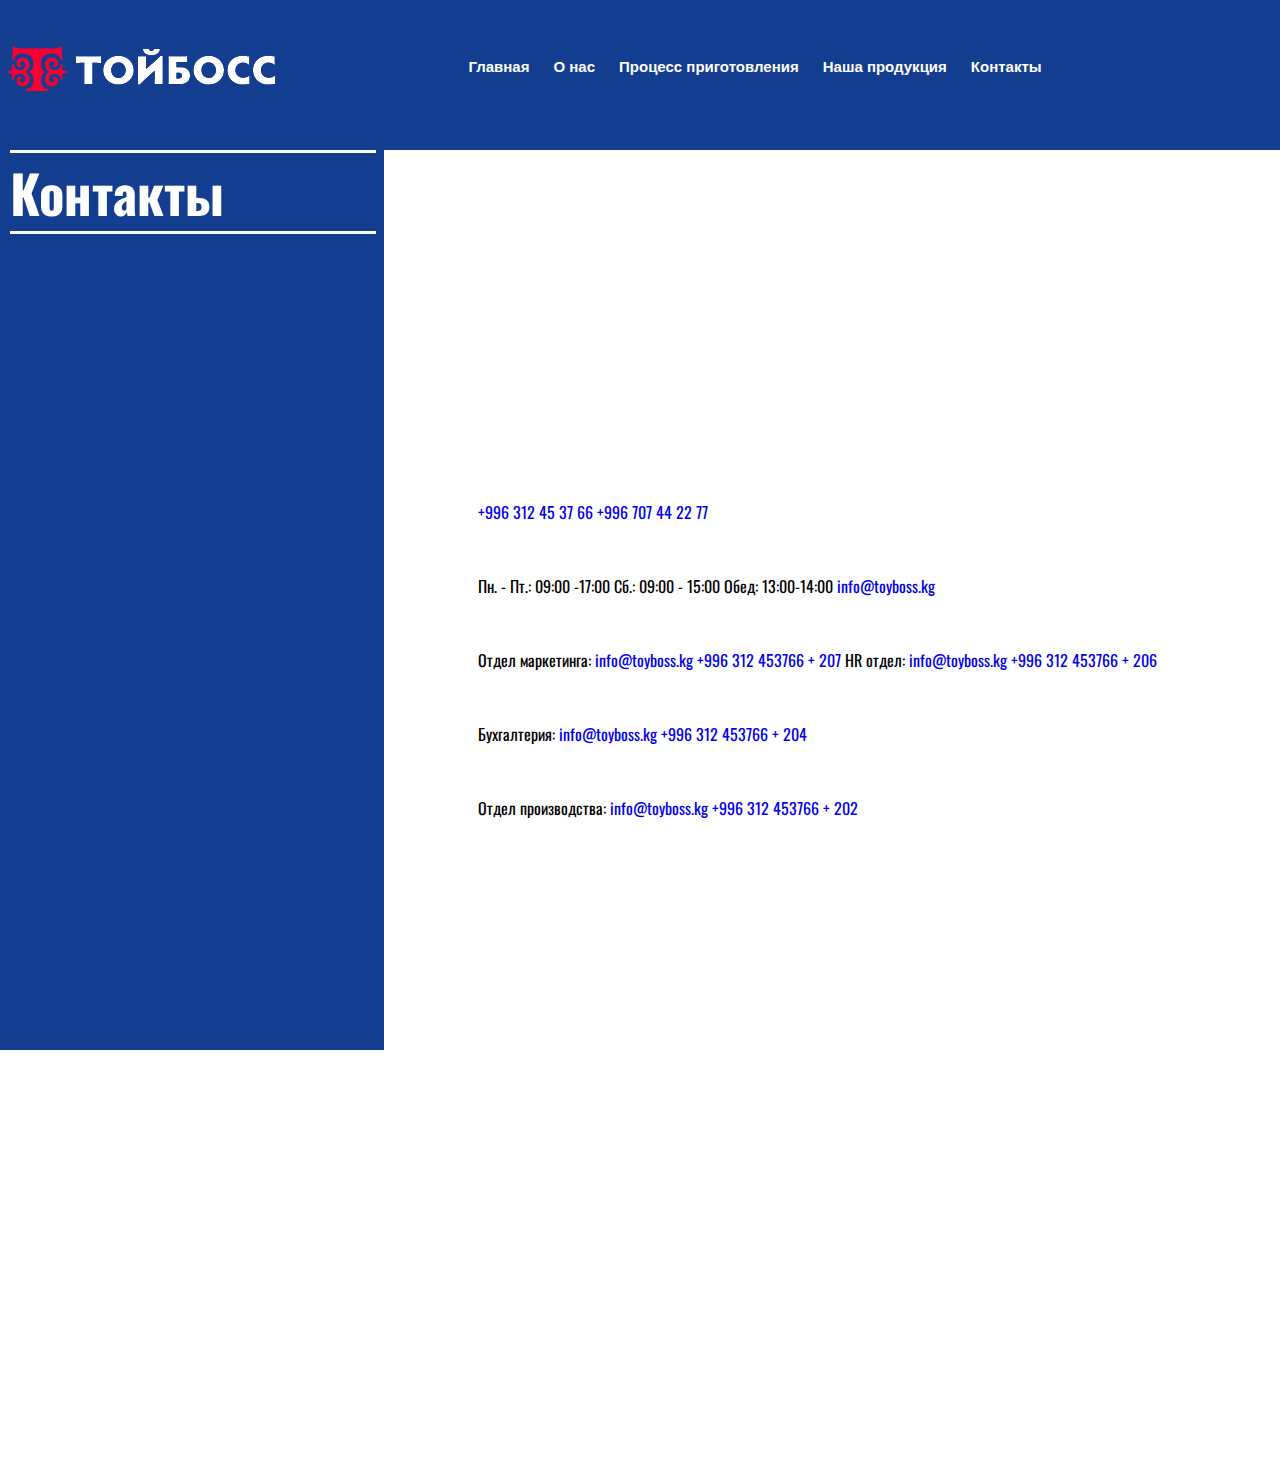
<file: contacts.html>
<!doctype html>
<html lang="en">
<head>
    <meta charset="UTF-8">
    <meta name="viewport"
          content="width=device-width, user-scalable=no, initial-scale=1.0, maximum-scale=1.0, minimum-scale=1.0">
    <meta http-equiv="X-UA-Compatible" content="ie=edge">
    <link rel="stylesheet" href="style.css">
    <title>Document</title>
</head>
<body>
<header class="header">
    <div class="container">
        <div class="header-content">
            <img src="images/header/Снимок_экрана__13_-removebg-preview.png" alt="" class="header-logo">
            <div class="g"></div>
            <nav class="header-nav">
                <a href="./index.html" class="header-link">Главная</a>
                <a href="./about.html" class="header-link">О нас</a>
                <a href="./process.html" class="header-link">Процесс приготовления</a>
                <a href="./products.html" class="header-link">Наша продукция</a>
                <a href="./contacts.html" class="header-link">Контакты</a>
            </nav>
        </div>
    </div>
</header>
<section class="contact">
    <div class="contact-item"> <h2 class="process-title">Контакты</h2></div>
    <div class="contact-content">
        <div class="div">  <a href="tel:+996 312 45 37 66tel:" class="contact-tel">+996 312 45 37 66</a>
            <a href="tel:" class="contact-tel">+996 707 44 22 77</a></div>
      
        <div class="div"> Пн. - Пт.: 09:00 -17:00

            Сб.: 09:00 - 15:00

            Обед: 13:00-14:00

            <a href="mailto:info@toyboss.kg" class="contact-mail">info@toyboss.kg</a></div>
       
        <div class="div"> Отдел маркетинга:

            <a href="mailto:info@toyboss.kg" class="contact-mail">info@toyboss.kg</a>
            <a href="tel:+996 312 453766 + 207" class="contact-tel">+996 312 453766 + 207</a>
            HR отдел:

            <a href="mailto:info@toyboss.kg" class="contact-mail"> info@toyboss.kg</a>
            <a href="tel:+996 312 453766 + 206" class="contact-tel">+996 312 453766 + 206</a></div>

        <div class="div">  Бухгалтерия:

            <a href="mailto:info@toyboss.kg" class="contact-mail">info@toyboss.kg</a>
            <a href="tel:+996 312 453766 + 204" class="contact-tel">+996 312 453766 + 204</a></div>

        <div class="div"> Отдел производства:

            <a href="mailto:info@toyboss.kg" class="contact-mail"> info@toyboss.kg</a>
            <a href="tel:+996 312 453766 + 202" class="contact-tel"> +996 312 453766 + 202</a></div>

    </div>


</section>
</body>
</html>
</file>
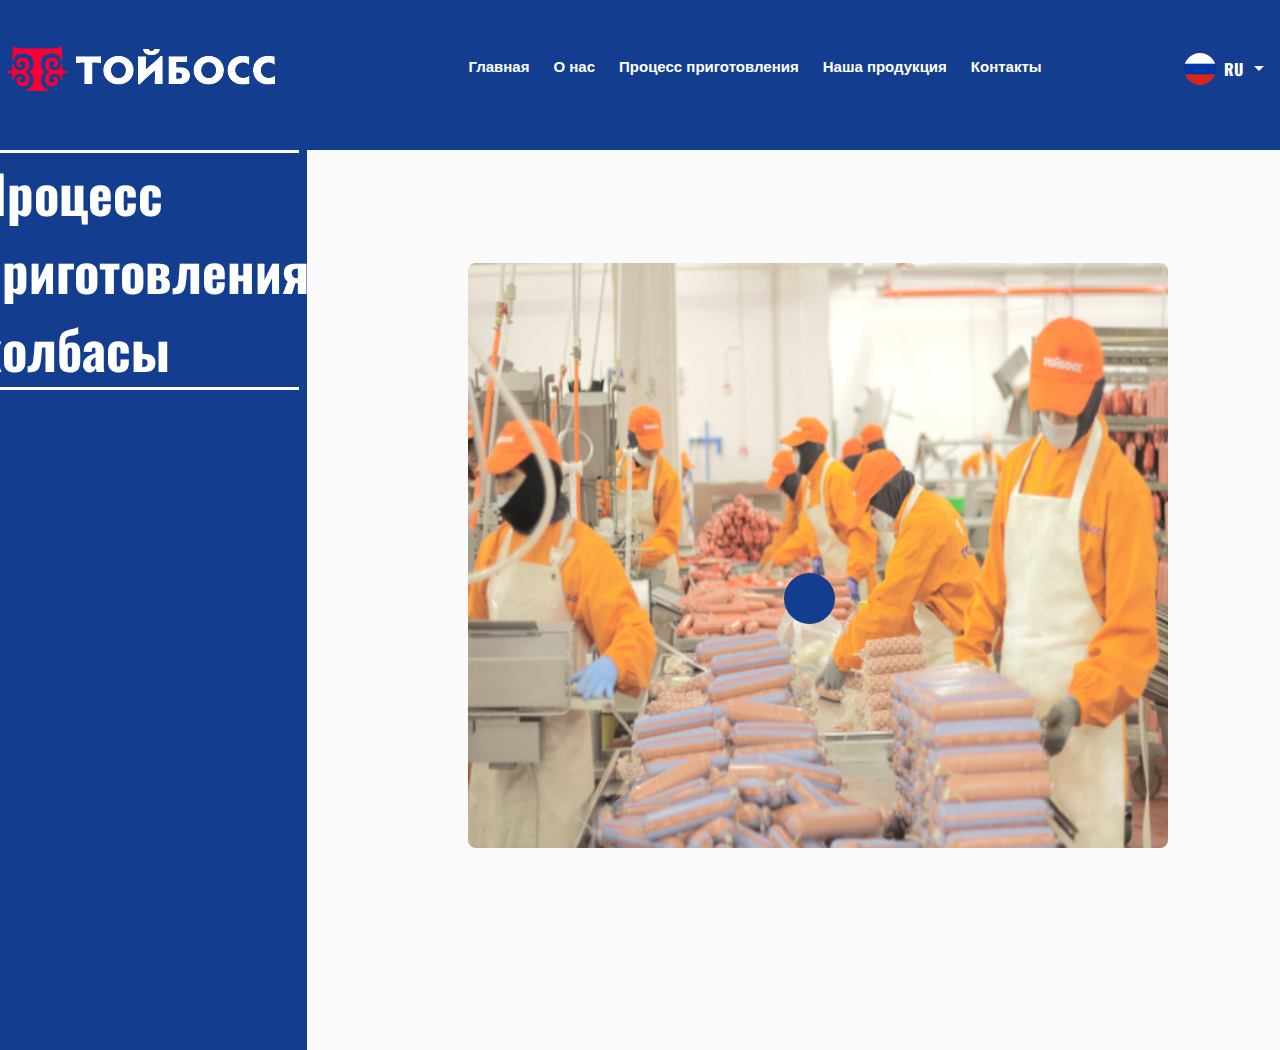
<file: process.html>
<!doctype html>
<html lang="en">
<head>
    <meta charset="UTF-8">
    <meta name="viewport"
          content="width=device-width, user-scalable=no, initial-scale=1.0, maximum-scale=1.0, minimum-scale=1.0">
    <meta http-equiv="X-UA-Compatible" content="ie=edge">
    <link rel="stylesheet" href="https://use.fontawesome.com/releases/v5.15.3/css/all.css" integrity="sha384-SZXxX4whJ79/gErwcOYf+zWLeJdY/qpuqC4cAa9rOGUstPomtqpuNWT9wdPEn2fk" crossorigin="anonymous">
    <link rel="stylesheet" href="libs/fancybox/fancy-box.css">
    <link rel="stylesheet" href="style.css">
    <title>Document</title>
</head>
<body>
<header class="header">
    <div class="container">
        <div class="header-content">
            <img src="images/header/Снимок_экрана__13_-removebg-preview.png" alt="" class="header-logo">
            <div class="g"></div>
            <nav class="header-nav">
                <a href="./index.html" class="header-link">Главная</a>
                <a href="./about.html" class="header-link">О нас</a>
                <a href="./process.html" class="header-link">Процесс приготовления</a>
                <a href="./products.html" class="header-link">Наша продукция</a>
                <a href="./contacts.html" class="header-link">Контакты</a>
                <label for="demoDefaultSelection">
                    <select class="header__form-title" name="" id="demoDefaultSelection">
                        <option value="0" data-imagesrc="images/ddSlick/ru.png">RU</option>
                        <option value="1" data-imagesrc="images/ddSlick/usa.png">EN</option>
                        <option value="2" data-imagesrc="images/ddSlick/kgz.png">KG</option>
                    </select>
                </label>
            </nav>
        </div>
    </div>
</header>
<section id="process" class="process">
    <div class="container">
        <div class="b">
            <div class="d"> <h2 class="process-title">Процесс приготовления колбасы</h2></div>

            <div class="e">
                <img src="images/process/img_2010.jpg" alt="" class="process-img">
                <button class="video__item">
                    <a href=" https://youtu.be/de9NfILem4Q" data-fancybox="gallery" data-caption="Toiboss" class="video__play">
                        <i class="fas fa-play"></i>
                    </a>
                </button>
            </div>
        </div>
    </div>
</section>
<script src="libs/jquery/jquery.js"></script>
<script src="libs/js/ddSlick.js"></script>
<script src="libs/js/script.js"></script>
<script src="libs/fancybox/fancy-box.js"></script>
</body>
</html>
</file>
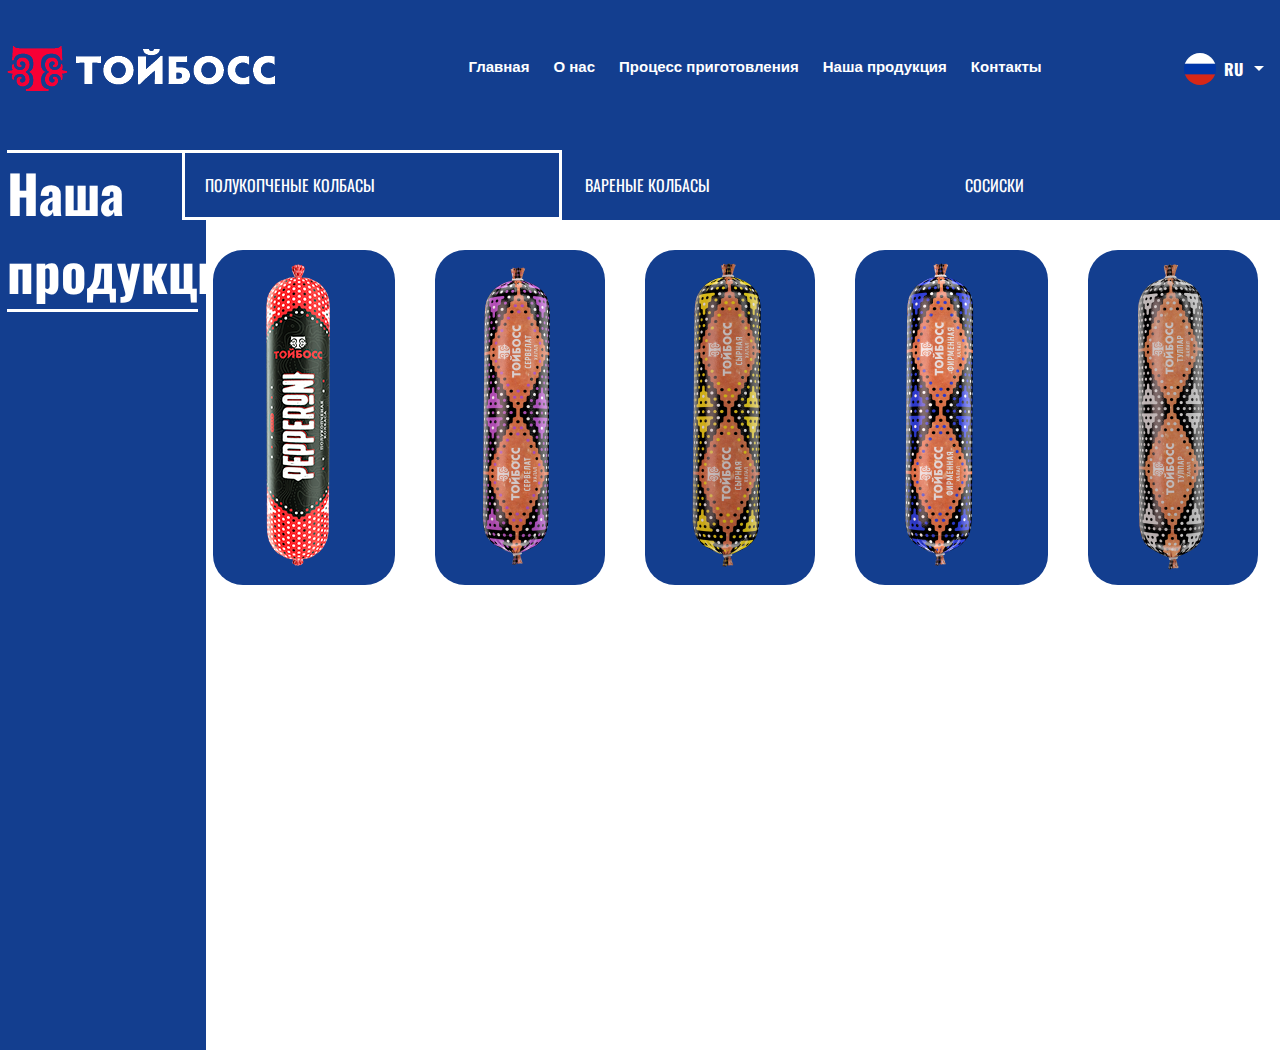
<file: products.html>
<!doctype html>
<html lang="en">
<head>
    <meta charset="UTF-8">
    <meta name="viewport"
          content="width=device-width, user-scalable=no, initial-scale=1.0, maximum-scale=1.0, minimum-scale=1.0">
    <meta http-equiv="X-UA-Compatible" content="ie=edge">
    <link rel="stylesheet" href="style.css">
    <title>Document</title>
</head>
<body>
<header class="header">
    <div class="container">
        <div class="header-content">
            <img src="images/header/Снимок_экрана__13_-removebg-preview.png" alt="" class="header-logo">
            <div class="g"></div>
            <nav class="header-nav">
                <a href="./index.html" class="header-link">Главная</a>
                <a href="./about.html" class="header-link">О нас</a>
                <a href="./process.html" class="header-link">Процесс приготовления</a>
                <a href="./products.html" class="header-link">Наша продукция</a>
                <a href="./contacts.html" class="header-link">Контакты</a>
                <label for="demoDefaultSelection">
                    <select class="header__form-title" name="" id="demoDefaultSelection">
                        <option value="0" data-imagesrc="images/ddSlick/ru.png">RU</option>
                        <option value="1" data-imagesrc="images/ddSlick/usa.png">EN</option>
                        <option value="2" data-imagesrc="images/ddSlick/kgz.png">KG</option>
                    </select>
                </label>
            </nav>
        </div>
    </div>
</header>
<main>
    <section class="accordion">
        <div class="pro"> <h2 class="process-title">Наша продукция</h2></div>
        <div class="acc">
            <div class="wrapper">
                <div class="tabs">
                    <div class="tabs__nav tabs-nav">
                        <div class="tabs-nav__item is-active" data-tab-name="tab-1">ПОЛУКОПЧЕНЫЕ КОЛБАСЫ</div>
                        <div class="tabs-nav__item" data-tab-name="tab-2">ВАРЕНЫЕ КОЛБАСЫ</div>
                        <div class="tabs-nav__item" data-tab-name="tab-3">СОСИСКИ</div>
                    </div>
                    <div class="tabs__content">
                        <div class="tab is-active tab-1">
                            <div id="kolbasa" class="accordion foods-list">
                                <div class="contentBx">
                                    <div class="label">
                                        <img src="images/products/pep.png" alt="" class="product-logo">
                                    </div>
                                    <div class="content"><h3 class="info-title"> Пепперони</h3>

                                        <h3>Полукопченые колбасы</h3>
                                        <p>
                                            Пепперони отлично подходит для приготовления пиццы. Изысканный, терпкий вкус пицце придает основной ингредиент – колбаса пепперони.
                                        </p>
                                        <hr>
                                        <h3 class="info-title">Состав</h3>
                                        <p>
                                            "Пепперони халал" мясная колбаса полукопченая ГОСТ 34162-2017. Состав: говядина, мясо птицы, вода, соевый белок, крахмал, посолочно-нитритная смесь (соль, нитрит натрия). Специи: экстракты специй (перец чили, паприка), чеснок.
                                        </p>
                                        <hr>
                                    </div>
                                </div>
                                <div class="contentBx">
                                    <div class="label">
                                        <img src="images/products/servelat_dF9lvES.png" alt="" class="product-logo">
                                    </div>
                                    <div class="content">
                                        <h3 class="info-title">Сервелат</h3>
                                            <h3>  Полукопченые колбасы</h3>
                                        <p>
                                            Изготавливается из говядины высшего сорта. Обладает классическим вкусом и ароматом сервелат.
                                            "Сервелат халал" мясная колбаса полукопченая ГОСТ 34162-2017.
                                        </p>
                                            <hr>
                                            <h3 class="info-title">Состав</h3>
                                        <p>
                                            Состав: говядина, мясо птицы, вода, соевый белок, крахмал, сухое обезжиренное молоко, посолочно-нитритная смесь (соль, нитрит натрия). Специи: мускатный орех, тмин, кориандр, перец черный, имбирь, сельдерей, горчица, чеснок.
                                        </p>
                                        <hr>

                                    </div>
                                </div>
                                <div class="contentBx">
                                    <div class="label">
                                        <img src="images/products/syrnaja.png" alt="" class="product-logo">
                                    </div>
                                    <div class="content">
                                        <h3 class="info-title">Сырная</h3>
                                        <h3>   Полукопченые колбасы</h3>
                                        <p>
                                            Включения тёртого сыра делает колбасу особенно сочной и вкусной. Предложите сервировочную нарезку из этого сервелата своим гостям. Великолепно смотрится на тарелке с мясной нарезкой.
                                            "Сырная халал" мясная колбаса полукопченая ГОСТ 34162-2017.
                                        </p>
                                        <hr>
                                        <h3 class="info-title">Состав</h3>
                                        <p>
                                            Состав: говядина, мясо птицы, сыр, вода, соевый белок, крахмал, сухое обезжиренное молоко, посолочно-нитритная смесь (соль, нитрит натрия). Специи: мускатный орех, тмин, кориандр, перец черный, имбирь, сельдерей, горчица, чеснок.
                                        </p>
                                        <hr>
                                    </div>
                                </div>
                                    <div class="contentBx">
                                        <div class="label">
                                            <img src="images/products/firmennaja.png" alt="" class="product-logo">
                                        </div>
                                        <div class="content">
                                            <h3 class="info-title">Фирменная</h3>
                                            <h3> Полукопченые колбасы</h3>
                                            <p>
                                                Фирменный продукт, выпускаемый по эксклюзивной рецептуре.
                                                "Фирменная халал" мясная колбаса полукопченая ГОСТ 34162-2017.
                                            </p>
                                            <hr>
                                            <h3 class="info-title"  >Состав</h3>
                                            <p>
                                                Состав: говядина, конина, мясо птицы, вода, соевый белок, крахмал, сухое обезжиренное молоко, посолочно-нитритная смесь (соль, нитрит натрия). Специи: мускатный орех, тмин, кориандр, перец черный, имбирь, сельдерей, горчица, чеснок.
                                            </p>
                                            <hr>
                                        </div>
                                    </div>
                                   <div class="contentBx">
                                       <div class="label">
                                           <img src="images/products/tulpar.png" alt="" class="product-logo">
                                       </div>
                                       <div class="content">
                                           <h3 class="info-title">Тулпар</h3>
                                           <h3>Полукопченые колбасы</h3>
                                           <p>
                                               Обладает насыщенным вкусом и неповторимым ароматом. Как и другие виды колбас, полукопченая колбаса Тойбосс сделана из мясного сырья с добавлением специй и конины.
                                               "Тулпар халал" мясная колбаса полукопченая ГОСТ 34162-2017.
                                           </p>
                                           <hr>
                                           <h3 class="info-title">Состав</h3>
                                           <p>
                                               Состав: конина, мясо птицы, вода, соевый белок, крахмал, сухое обезжиренное молоко, посолочно-нитритная смесь (соль, нитрит натрия).  Специи: мускатный орех, тмин, кориандр, перец черный, имбирь, сельдерей, горчица, чеснок.
                                           </p>

                                           <hr>
                                       </div>
                                   </div>
                            </div>
                        </div>
                        <div class="tab tab-2">
                            <div id="kopchen" class="accordion foods-list" >
                                <div class="contentBx">
                                    <div class="label">
                                        <img src="images/products/doktopskaya.png" alt="" class="product-logo">
                                    </div>
                                    <div class="content"><h3 class="info-title">Докторская</h3>
                                        <h3> Вареные колбасы</h3>
                                        <p>
                                            Докторская колбаса — это традиционный мясной продукт высшего сорта. Используется при приготовлении сэндвичей и бутербродов. Добавляется в праздничные салаты, становится украшением мясных тарелок.
                                        </p>


                                        <hr>
                                        <h3 class="info-title">Состав</h3>
                                        <p>
                                            «Докторская халал» мясная колбаса варёная ГОСТ 33673-2015.
                                            Состав: говядина, мясо птицы, говяжий жир-сырец, вода, крахмал, меланж, говяжий белок, растительная клетчатка, сухое обезжиренное молоко, масло растительное, посолочно-нитритная смесь (соль, нитрит натрия).
                                        </p>
                                        <hr>
                                    </div>
                                </div>
                                <div class="contentBx">
                                    <div class="label">
                                        <img src="images/products/Lubimyi.png" alt="" class="product-logo">
                                    </div>
                                    <div class="content">
                                        <h3 class="info-title">Любительская</h3>
                                        <h3>   Вареные колбасы</h3>
                                        <p>
                                            Классическая Любительская колбаса - её традиционность, обеспечивающая постоянство вкуса. На сочетаемости этого продуктов с другими основано огромное количество рецептов.
                                            «Любительская халал» мясная колбаса варёная ГОСТ 33673-2015.
                                        </p>
                                        <hr>
                                        <h3 class="info-title">Состав</h3>
                                        <p>
                                            Состав: говядина, мясо птицы, говяжий жир-сырец, вода, крахмал, меланж, говяжий белок, растительная клетчатка, масло растительное, посолочно-нитритная смесь (соль, нитрит натрия). Специи: мускатный орех, кардамон, душистый перец.
                                        </p>
                                        <hr>

                                    </div>
                                </div>

                                <div class="contentBx">
                                    <div class="label">
                                        <img src="images/products/Chai.png" alt="" class="product-logo">
                                    </div>
                                    <div class="content">
                                        <h3 class="info-title">Чайная</h3>
                                        <h3> Вареные колбасы</h3>
                                        <p>
                                            Отлична в качестве перекуса. За счёт того, что колбаса обладает хорошими сытными свойствами.
                                            «Чайная халал» мясная колбаса варёная ГОСТ 33673-2015.
                                        </p>
                                        <hr>
                                        <h3 class="info-title">Состав</h3>
                                        <p>
                                            Состав: говядина, мясо птицы, говяжий жир-сырец, вода, крахмал, меланж, говяжий белок, растительная клетчатка, масло растительное, посолочно-нитритная смесь (соль, нитрит натрия). Специи: кардамон, мацис, любисток, кориандр, перец.
                                        </p>
                                        <hr>
                                    </div>
                                </div>
                                <div class="contentBx">
                                    <div class="label">
                                        <img src="images/products/Govaj.png" alt="" class="product-logo">
                                    </div>
                                    <div class="content">
                                        <h3 class="info-title">Говяжья</h3>
                                        <h3>   Вареные колбасы</h3>
                                        <p>
                                            Колбаса Говяжья – это новая форма классического и любимого отечественным потребителем продукта. Мягкий вкус и нежная текстура позволяют сделать ее идеальным дополнением как к мясным салатам, так и к обычным бутербродам.
                                            «Говяжья халал» мясная колбаса варёная ГОСТ 33673-2015.
                                        </p>
                                        <hr>
                                        <h3 class="info-title">Состав</h3>
                                        <p>
                                            Состав: говядина, мясо птицы, говяжий жир-сырец, вода, крахмал, меланж, говяжий белок, растительная клетчатка, масло растительное, посолочно-нитритная смесь (соль, нитрит натрия). Специи: лук, мацис, кориандр, перец. Эфирное масло чеснока.
                                        </p>
                                        <hr>
                                    </div>
                                </div>
                                <div class="contentBx">
                                    <div class="label">
                                        <img src="images/products/Bayskaya.png" alt="" class="product-logo">
                                    </div>
                                    <div class="content">
                                        <h3 class="info-title">Байская рубленая</h3>
                                        <h3>   Вареные колбасы</h3>
                                        <p>
                                            Классический вкус вареной колбасы, произведенной из говядины и мяса птицы. Станет отличным ингредиентом для бутербродов, канапе, салатов и других блюд.
                                            «Байская рубленая халал» мясная колбаса ГОСТ 33673-2015.
                                        </p>
                                        <hr>
                                        <h3 class="info-title">Состав</h3>
                                        <p>
                                            Состав: говядина, мясо птицы, вода, крахмал, говяжий белок, растительная клетчатка, посолочно-нитритная смесь (соль, нитрит натрия). Специи: мускатный орех, кардамон, перец душистый, перец чёрный.
                                        </p>
                                        <hr>
                                    </div>
                                </div>
                            </div>
                        </div>
                        <div class="tab tab-3">
                            <div id="sosiski" class="accordion foods-list">
                                <div class="contentBx">
                                    <div class="label">
                                        <img src="images/products/1.png" alt="" class="product-logo">
                                    </div>
                                    <div class="content"><h3 class="info-title">Сосиски</h3>
                                        <h3>  Сосиски</h3>
                                        <p>
                                            Готовится из наиболее ценных нежирных кусков мяса, имеет приятный розовый цвет и нежный, мягкий вкус.
                                            «Сосиски халал» мясная колбаса варёная ГОСТ 33673-2015.
                                        </p>
                                        <hr>
                                        <h3 class="info-title">Состав</h3>
                                        <p>
                                            Состав: говядина, мясо птицы, говяжий жир-сырец, вода, крахмал, меланж, говяжий белок, растительная клетчатка, сухое обезжиренное молоко, масло растительное, посолочно-нитритная смесь (соль, нитрит натрия) Специи: чёрный перец, душистый перец, гвоздика, горчица, кардамон.
                                        </p>
                                        <hr>
                                    </div>
                                </div>
                                <div class="contentBx">
                                    <div class="label">
                                        <img src="images/products/2.png" alt="" class="product-logo">
                                    </div>
                                    <div class="content">
                                        <h3 class="info-title">Сосиски хот-дог</h3>
                                        <h3>  Сосиски</h3>
                                        <p>
                                            Секрет наших «Хот-Дог» скрыт в неизменном рецепте ее приготовления. Именно поэтому она имеет такой нежный вкус и приятный аромат.
                                            «Сосиски хот-дог халал» мясная колбаса варёная ГОСТ 33673-2015.
                                        </p>
                                        <hr>
                                        <h3 class="info-title">Состав</h3>
                                        <p>
                                            Состав: говядина, мясо птицы, говяжий жир-сырец, вода, крахмал, меланж, говяжий белок, сухое обезжиренное молоко, масло растительное, посолочно-нитритная смесь (соль, нитрит натрия). Специи: кардамон, мацис, кориандр, перец. Аромат сливочного масла.
                                        </p>
                                        <hr>
                                    </div>
                                </div>

                                <div class="contentBx">
                                    <div class="label">
                                        <img src="images/products/3.png" alt="" class="product-logo">
                                    </div>
                                    <div class="content">
                                        <h3 class="info-title">Сливочные сосиски</h3>
                                        <h3>Сосиски</h3>
                                        <p>
                                            Нежно-розовый ломтик “Сливочных” на мягком хлебе вызывает теплые детские воспоминания.
                                            «Сосиски сливочные халал» мясная колбаса варёная ГОСТ 33673-2015.
                                        </p>
                                        <hr>
                                        <h3 class="info-title">Состав</h3>
                                        <p>
                                            Состав: говядина, мясо птицы, говяжий жир-сырец, вода, крахмал, меланж, говяжий белок, растительная клетчатка, сухое обезжиренное молоко, масло растительное, посолочно-нитритная смесь (соль, нитрит натрия). Специи: кардамон, мацис, кориандр, перец.
                                        </p>
                                        <hr>
                                    </div>
                                </div>
                                <div class="contentBx">
                                    <div class="label">
                                        <img src="images/products/4.png" alt="" class="product-logo">
                                    </div>
                                    <div class="content">
                                        <h3 class="info-title">Рубленые сосиски</h3>
                                        <h3>Сосиски</h3>
                                        <p>
                                            В основе колбас — только натуральные ингредиенты: первосортное мясо и лучшие специи.
                                            «Сосиски рубленые халал» мясная колбаса варёная ГОСТ 33673-2015.
                                        </p>
                                        <hr>
                                        <h3 class="info-title">Состав</h3>
                                        <p>
                                            Состав: говядина, мясо птицы, вода, крахмал, говяжий белок, растительная клетчатка, посолочно-нитритная смесь (соль, нитрит натрия). Специи: мускатный орех, кардамон, перец душистый, перец чёрный.
                                        </p>
                                        <hr>
                                    </div>
                                </div>
                                <div class="contentBx">
                                    <div class="label">
                                        <img src="images/products/5.png" alt="" class="product-logo">
                                    </div>
                                    <div class="content">
                                        <h3 class="info-title">Сырные сосиски</h3>
                                        <h3> Сосиски</h3>
                                        <p>
                                            Уникальный продукт, вареная колбаса с натуральными специями, практически не имеющая аналогов на рынке.
                                            «Сосиски сырные халал» мясная колбаса варёная ГОСТ 33673-2015.
                                        </p>
                                        <hr>
                                        <h3 class="info-title">Состав</h3>
                                        <p>
                                            Состав: говядина, мясо птицы, вода, сыр, крахмал, говяжий белок, растительная клетчатка, посолочно-нитритная смесь (соль, нитрит натрия). «Сосиски сырные халал» мясная колбаса варёная ГОСТ 33673-2015. Состав: говядина, мясо птицы, вода, сыр, крахмал, говяжий белок, растительная клетчатка, посолочно-нитритная смесь (соль, нитрит натрия). Стабилизаторы: пирофосфат натрия, трифосфат натрия.
                                        </p>
                                        <hr>
                                    </div>
                                </div>
                            </div>
                        </div>
                    </div>
                </div>
            </div>









        </div>

    </section>
</main>
<script src="libs/jquery/jquery.js"></script>
<script src="libs/js/ddSlick.js"></script>
<script src="libs/js/script.js"></script>
<script src="./libs/js/main.js"></script>
</body>
</html>
</file>
<file: media.css>
@media (max-width: 480px) {
}
</file>
<file: style.css>
@import url('https://fonts.googleapis.com/css2?family=Oswald:wght@200&display=swap');
*{
    padding: 0;
    margin: 0;
    box-sizing: border-box;
}
html{
    scroll-behavior: smooth;
}
body{
    font-family: 'Oswald', sans-serif;
}
.container{
    width: 1140px;
    margin: 0 auto;
}
/*header*/
.header{
    height: 150px;
    background-color: #133E8F;
}
.header-logo{
    position: relative;
    top: 20px;
    right: 90px;

}
.g{
    height: 15px;
    width: 15px;
    background-color: #133E8F;
    position: relative;
    bottom: 128px;
    left: 22%;

}
.header-nav{
    position: relative;
    bottom: 110px;
    text-align: center;
    margin-left: 250px;
}
.header-icon{
    background: transparent;
    border: 1px solid white;
    border-radius: 50%;
    width: 50px;
    height: 50px;
    display: flex;
    justify-content: center;
    align-items: center;
    font-size: 30px;
    position: absolute;
    right: 97%;
    bottom: 35px;
    cursor: pointer;
}
.header-icon:hover{
    -webkit-transform: rotateZ(20deg);
    -ms-transform: rotateZ(20deg);
    transform: rotateZ(20deg);
}
.fa-instagram:before {
    content: "\f16d";
    position: relative;
    bottom: 2px;
}
.header-link{
    color: white;
    text-decoration: none;
    font-size: 15px;
    font-weight: bold;
    font-family: sans-serif;
    margin-right: 20px;
    position: relative;
}
.dd-container {
    position: relative;
    left: 96%;
    bottom: 33px;
}
.dd-selected{
    color: white;
}
.header-link::after{
    content: "";
    position: absolute;
    left: 50%;
    bottom: -5px;
    transform: translateX(-50%) scaleX(0);
    transform-origin: 50% 50%;
    width: 100%;
    height: 2px;
    background-color: white;
    transition: 0.3s;
}
.header-link:hover::after{
     transform: translateX(-50%) scaleX(1);
     transition: 0.3s;
 }
/*header*/
/*pepperoni*/
.pepperoni-carousel{
    height: 100vh;
    background-image: url("images/carousel/derevyannyj_poverkhnost_tekstura_doski_118443_1920x1080.jpg");
    background-repeat: no-repeat;
    color: white;
}
.owl-carousel .owl-item img {
    display: block;
    width: 40%;
}
.pep-logo{
    width: 50%;
    margin: 50px 0 0 50px;
}
.pup-img{
    width: 30%;
    position: relative;
    left: 60%;
    bottom: 400px;
}
 #pup-saa {
    position: relative;
     bottom: 630px;
     left: 37%;

}
#pup-saf{
position: relative;
    bottom: 582px;
    left: 38%;
}
#pup-sas{
    position: relative;
    bottom: 636px;
    left: 35%;
}


#pup-sad {
    position: relative;
    bottom: 605px;
    left: 32%;

}

.pepperoni-title{
    font-size: 40px;
    padding: 30px 0 0 70px;
}
.pep-desc{
    font-size: 30px;
    padding: 0 0 0 70px;
}
.nav-btn{
    background: #133E8F;
    border-radius: 50%;
    color: white;
}
.owl-dots{
    position: absolute;
    bottom: 93%;
    margin: auto;
    left: 45%;
}
.owl-nav{
    position: absolute;
    bottom: 50%;
    left: 50%;
    width: 51px;
    height: 51px;
    color: white;
    border-radius: 50%;
}



.owl-carousel .owl-nav button.owl-prev{
    background: #133E8F;
    position: relative;
    bottom: 5px;
    right: 660px;
    width: 51px;
    height: 51px;
    color: white;
    border-radius: 50%;
}
.owl-carousel .owl-nav button.owl-next{
    position: relative;
    left: 600px;
    bottom: 66px;
    background: #133E8F;
    width: 51px;
    height: 51px;
    color: white;
    border-radius: 50%;
}



/*pepperoni*/
/*info*/
.info-con{
    display: flex;
}
.information{
    background-color: #FAFAFA;
    z-index: 2000;
}
.info{
    width: 70%;
}
.info-title{
    text-align: center;
    color: #133E8F;
    font-size: 40px;
    margin-top: 30px;
}
.process-img{
    width: 75%;
}
.info-desc{
    margin-left: 30px;
    font-size: 25px;
}
.info-logo{
    width: 800px;
    border-radius: 8px;
}
.info__con{
    font-family: 'Oswald', sans-serif;
    text-align: left;
    color: white;
    font-size: 35px;
    width: 40%;
    height: 100vh;
    background-color:  #133E8F;
    padding: 0 10px;
    position: relative;
    right: 105px;
}
.info__con::before{
    content: '';
    display: flex;
    width: 100%;
    height: 1px;
    background-color: white;
    border: 1px solid white;
}
.info__con::after{
    content: '';
    display: flex;
    width: 100%;
    height: 1px;
    background-color: white;
    border: 1px solid white;
}
.info-btn{
    padding: 10px;
    border-radius: 8px;
    background-color: #133E8F;
    border: 1px solid black;
    position: relative;
    left: 10px;
    transition: .9s;
    bottom: 10px;
}
.info-btn:hover{
    transition: .9s;
    border: 1px solid white;
    color: white;
}
/*info*/
/*process*/
.process{
    background-color: #FAFAFA;
}
.b{
    display: flex;
}

.d{
    font-family: 'Oswald', sans-serif;
    text-align: left;
    color: white;
    font-size: 35px;
    width: 30%;
    height: 100vh;
    background-color:  #133E8F;
    padding: 0 10px;
    position: relative;
    right: 105px;
}
.d::before{
    content: '';
    display: flex;
    width: 100%;
    height: 1px;
    background-color: white;
    border: 1px solid white;
}
.d::after{
    content: '';
    display: flex;
    width: 100%;
    height: 1px;
    background-color: white;
    border: 1px solid white;
}
.e{
    display: flex;
    width: 70%;
}
.video__item{
    width: 51px;
    height: 51px;
    border-radius: 50%;
    background-color: #133E8F;
    border: none;
    position: relative;
    right: 47%;
    top: 47%;
    transition: .7s;
    cursor: pointer;
}
.video__item:hover{
    transition: .7s;
    background-color: red;
    transform: scale(.9);

}
.process-img{
    margin: 0 auto;
    border-radius: 8px;
    width: 700px;
    display: flex;
    height: 65%;
    position: relative;
    top: 113px;
    left: 32px;
}
.process-desc{
  font-size: 10px;

}
i{
    color: white;
}
/*process*/
/*awards*/
.awards-carousel{
    display: flex;
    height: 280px;
}
 .owl-carousel .owl-item .awards-logo{
     width: 300px;
     margin-right: 30px;
 }
.awards-block{
    width: 100%;
    height: 200px;
    background-color: #133E8F;
    color: #FFFFFF;
    font-size: 40px;
}
.awards-title{
   text-align: center;
    padding-top: 50px;
}
.awards-title::before{
    content: '';
    display: flex;
    width: 100%;
    height: 1px;
    background-color: white;
    border: 1px solid white;
}
.awards-title::after{
    content: '';
    display: flex;
    width: 100%;
    height: 1px;
    background-color: white;
    border: 1px solid white;
}
.owl-carousel .owl-item .awards-logo{
    position: relative;
    transform: translate(17%, 13%);
}
#award{
    position: relative;
    bottom: 35px;
}




/*awards*/
/*footer*/
.footer-item{
    display: flex;
}
.footers-item{
    font-family: 'Oswald', sans-serif;
    text-align: left;
    color: white;
    font-size: 35px;
    width: 15%;
    height: 100vh;
    background-color:  #133E8F;
    padding: 0 10px;
    position: relative;
}
.footers-item::before{
    content: '';
    display: flex;
    width: 100%;
    height: 1px;
    background-color: white;
    border: 1px solid white;
}
.footers-item::after{
    content: '';
    display: flex;
    width: 100%;
    height: 1px;
    background-color: white;
    border: 1px solid white;
}
/*footer*/
/*contact*/
.contact-item{
    font-family: 'Oswald', sans-serif;
    text-align: left;
    color: white;
    font-size: 35px;
    width: 30%;
    height: 100vh;
    background-color:  #133E8F;
    padding: 0 10px;
    position: relative;
}
.contact-item::before{
    content: '';
    display: flex;
    width: 100%;
    height: 1px;
    background-color: white;
    border: 1px solid white;
}
.contact-item::after{
    content: '';
    display: flex;
    width: 100%;
    height: 1px;
    background-color: white;
    border: 1px solid white;
}
.contact-content{
    width: 60%;
    position: relative;
    left: 35%;
    bottom: 600px;
}
.div{
    margin: 50px 30px;
}
a{
    text-decoration: none;
}
/*contact*/
/*about*/
.info__cont{
    font-family: 'Oswald', sans-serif;
    text-align: left;
    color: white;
    font-size: 35px;
    width: 30%;
    height: 15820px;
    background-color:  #133E8F;
    padding: 0 10px;
    position: relative;
    right: 105px;
}
.info__cont::before{
    content: '';
    display: flex;
    width: 100%;
    height: 1px;
    background-color: white;
    border: 1px solid white;
}
.info__cont::after{
    content: '';
    display: flex;
    width: 100%;
    height: 1px;
    background-color: white;
    border: 1px solid white;
}
/*about*/
/*accordion*/
.accordion{
    display: flex;
    position: relative;
    left: 4%;
    margin: 0;
}
.accordion .contentBx{
    position: relative;
    margin: 10px 20px;
    right: 40px;
}
.accordion .contentBx:last-child{
    margin: 10px 0 20px 20px;
}
.accordion .contentBx .label{
    position: relative;
    padding: 10px;
    background: #133E8F;
    color: white;
    cursor: pointer;
    border-radius: 30px;
}
.product-logo{
    transition: .7s;
}
.product-logo:hover{
    transform: scaleY(.9);
    transition: .7s;
}
/*.accordion .contentBx .label::before{*/
/*    content: '+';*/
/*    position: absolute;*/
/*    top: 50%;*/
/*    right: 20px;*/
/*    transform: translate(-50%, -50%);*/
/*    font-size: 1.5em;*/
/*}*/
.accordion .contentBx .content{
    position: relative;
    background-color: #FFFFFF;
    height: 0;
    overflow: hidden;
    transition: 0.5s;
    overflow-y: auto;
}
.accordion .contentBx.active .content{
    height: 250px;
}
/*.accordion .contentBx.active .label::before{*/
/*    content: '-';*/
/*}*/
.pro{
    font-family: 'Oswald', sans-serif;
    text-align: left;
    color: white;
    font-size: 35px;
    width: 209px;
    right: 54px;
    background-color:  #133E8F;
    padding: 0 10px;
    position: relative;
    height: 100vh;
}
.pro::before{
    content: '';
    display: flex;
    width: 100%;
    height: 1px;
    background-color: white;
    border: 1px solid white;
}
.pro::after{
    content: '';
    display: flex;
    width: 100%;
    height: 1px;
    background-color: white;
    border: 1px solid white;
}
.acc{
    width: 70%;
}
/*.active{*/
/*    background-color: #133E8F;*/
/*    color: #FFFFFF;*/
/*    border-radius: 30px;*/
/*}*/
.foods-tabs{
    width: 100%;
}


.wrapper {
    margin: 0 auto;
    width: 800px;
    position: relative;
    right: 126px;
}


.tabs-nav {
    display: flex;
    width: 1140px;
    justify-content: space-between;
}
.tabs-nav__item {
    border: 3px solid transparent;
    background-color: #133E8F;
    color: #FFFFFF;
    cursor: pointer;
    flex: 1;
    padding: 20px;
}

.tabs-nav__item.is-active {
    border-color: white;
}

.tab {
    display: none;
    padding: 20px;
}
.tab.is-active { display: block; }

.content{
    color: black;
}
/*accordion*/
/*burger*/


/*burger*/
</file>
<file: libs/fancybox/fancy-box.css>
body.compensate-for-scrollbar{overflow:hidden}.fancybox-active{height:auto}.fancybox-is-hidden{left:-9999px;margin:0;position:absolute!important;top:-9999px;visibility:hidden}.fancybox-container{-webkit-backface-visibility:hidden;height:100%;left:0;outline:none;position:fixed;-webkit-tap-highlight-color:transparent;top:0;-ms-touch-action:manipulation;touch-action:manipulation;transform:translateZ(0);width:100%;z-index:99992}.fancybox-container *{box-sizing:border-box}.fancybox-bg,.fancybox-inner,.fancybox-outer,.fancybox-stage{bottom:0;left:0;position:absolute;right:0;top:0}.fancybox-outer{-webkit-overflow-scrolling:touch;overflow-y:auto}.fancybox-bg{background:#1e1e1e;opacity:0;transition-duration:inherit;transition-property:opacity;transition-timing-function:cubic-bezier(.47,0,.74,.71)}.fancybox-is-open .fancybox-bg{opacity:.9;transition-timing-function:cubic-bezier(.22,.61,.36,1)}.fancybox-caption,.fancybox-infobar,.fancybox-navigation .fancybox-button,.fancybox-toolbar{direction:ltr;opacity:0;position:absolute;transition:opacity .25s ease,visibility 0s ease .25s;visibility:hidden;z-index:99997}.fancybox-show-caption .fancybox-caption,.fancybox-show-infobar .fancybox-infobar,.fancybox-show-nav .fancybox-navigation .fancybox-button,.fancybox-show-toolbar .fancybox-toolbar{opacity:1;transition:opacity .25s ease 0s,visibility 0s ease 0s;visibility:visible}.fancybox-infobar{color:#ccc;font-size:13px;-webkit-font-smoothing:subpixel-antialiased;height:44px;left:0;line-height:44px;min-width:44px;mix-blend-mode:difference;padding:0 10px;pointer-events:none;top:0;-webkit-touch-callout:none;-webkit-user-select:none;-moz-user-select:none;-ms-user-select:none;user-select:none}.fancybox-toolbar{right:0;top:0}.fancybox-stage{direction:ltr;overflow:visible;transform:translateZ(0);z-index:99994}.fancybox-is-open .fancybox-stage{overflow:hidden}.fancybox-slide{-webkit-backface-visibility:hidden;display:none;height:100%;left:0;outline:none;overflow:auto;-webkit-overflow-scrolling:touch;padding:44px;position:absolute;text-align:center;top:0;transition-property:transform,opacity;white-space:normal;width:100%;z-index:99994}.fancybox-slide:before{content:"";display:inline-block;font-size:0;height:100%;vertical-align:middle;width:0}.fancybox-is-sliding .fancybox-slide,.fancybox-slide--current,.fancybox-slide--next,.fancybox-slide--previous{display:block}.fancybox-slide--image{overflow:hidden;padding:44px 0}.fancybox-slide--image:before{display:none}.fancybox-slide--html{padding:6px}.fancybox-content{background:#fff;display:inline-block;margin:0;max-width:100%;overflow:auto;-webkit-overflow-scrolling:touch;padding:44px;position:relative;text-align:left;vertical-align:middle}.fancybox-slide--image .fancybox-content{animation-timing-function:cubic-bezier(.5,0,.14,1);-webkit-backface-visibility:hidden;background:transparent;background-repeat:no-repeat;background-size:100% 100%;left:0;max-width:none;overflow:visible;padding:0;position:absolute;top:0;transform-origin:top left;transition-property:transform,opacity;-webkit-user-select:none;-moz-user-select:none;-ms-user-select:none;user-select:none;z-index:99995}.fancybox-can-zoomOut .fancybox-content{cursor:zoom-out}.fancybox-can-zoomIn .fancybox-content{cursor:zoom-in}.fancybox-can-pan .fancybox-content,.fancybox-can-swipe .fancybox-content{cursor:grab}.fancybox-is-grabbing .fancybox-content{cursor:grabbing}.fancybox-container [data-selectable=true]{cursor:text}.fancybox-image,.fancybox-spaceball{background:transparent;border:0;height:100%;left:0;margin:0;max-height:none;max-width:none;padding:0;position:absolute;top:0;-webkit-user-select:none;-moz-user-select:none;-ms-user-select:none;user-select:none;width:100%}.fancybox-spaceball{z-index:1}.fancybox-slide--iframe .fancybox-content,.fancybox-slide--map .fancybox-content,.fancybox-slide--pdf .fancybox-content,.fancybox-slide--video .fancybox-content{height:100%;overflow:visible;padding:0;width:100%}.fancybox-slide--video .fancybox-content{background:#000}.fancybox-slide--map .fancybox-content{background:#e5e3df}.fancybox-slide--iframe .fancybox-content{background:#fff}.fancybox-iframe,.fancybox-video{background:transparent;border:0;display:block;height:100%;margin:0;overflow:hidden;padding:0;width:100%}.fancybox-iframe{left:0;position:absolute;top:0}.fancybox-error{background:#fff;cursor:default;max-width:400px;padding:40px;width:100%}.fancybox-error p{color:#444;font-size:16px;line-height:20px;margin:0;padding:0}.fancybox-button{background:rgba(30,30,30,.6);border:0;border-radius:0;box-shadow:none;cursor:pointer;display:inline-block;height:44px;margin:0;padding:10px;position:relative;transition:color .2s;vertical-align:top;visibility:inherit;width:44px}.fancybox-button,.fancybox-button:link,.fancybox-button:visited{color:#ccc}.fancybox-button:hover{color:#fff}.fancybox-button:focus{outline:none}.fancybox-button.fancybox-focus{outline:1px dotted}.fancybox-button[disabled],.fancybox-button[disabled]:hover{color:#888;cursor:default;outline:none}.fancybox-button div{height:100%}.fancybox-button svg{display:block;height:100%;overflow:visible;position:relative;width:100%}.fancybox-button svg path{fill:currentColor;stroke-width:0}.fancybox-button--fsenter svg:nth-child(2),.fancybox-button--fsexit svg:first-child,.fancybox-button--pause svg:first-child,.fancybox-button--play svg:nth-child(2){display:none}.fancybox-progress{background:#ff5268;height:2px;left:0;position:absolute;right:0;top:0;transform:scaleX(0);transform-origin:0;transition-property:transform;transition-timing-function:linear;z-index:99998}.fancybox-close-small{background:transparent;border:0;border-radius:0;color:#ccc;cursor:pointer;opacity:.8;padding:8px;position:absolute;right:-12px;top:-44px;z-index:401}.fancybox-close-small:hover{color:#fff;opacity:1}.fancybox-slide--html .fancybox-close-small{color:currentColor;padding:10px;right:0;top:0}.fancybox-slide--image.fancybox-is-scaling .fancybox-content{overflow:hidden}.fancybox-is-scaling .fancybox-close-small,.fancybox-is-zoomable.fancybox-can-pan .fancybox-close-small{display:none}.fancybox-navigation .fancybox-button{background-clip:content-box;height:100px;opacity:0;position:absolute;top:calc(50% - 50px);width:70px}.fancybox-navigation .fancybox-button div{padding:7px}.fancybox-navigation .fancybox-button--arrow_left{left:0;left:env(safe-area-inset-left);padding:31px 26px 31px 6px}.fancybox-navigation .fancybox-button--arrow_right{padding:31px 6px 31px 26px;right:0;right:env(safe-area-inset-right)}.fancybox-caption{background:linear-gradient(0deg,rgba(0,0,0,.85) 0,rgba(0,0,0,.3) 50%,rgba(0,0,0,.15) 65%,rgba(0,0,0,.075) 75.5%,rgba(0,0,0,.037) 82.85%,rgba(0,0,0,.019) 88%,transparent);bottom:0;color:#eee;font-size:14px;font-weight:400;left:0;line-height:1.5;padding:75px 44px 25px;pointer-events:none;right:0;text-align:center;z-index:99996}@supports (padding:max(0px)){.fancybox-caption{padding:75px max(44px,env(safe-area-inset-right)) max(25px,env(safe-area-inset-bottom)) max(44px,env(safe-area-inset-left))}}.fancybox-caption--separate{margin-top:-50px}.fancybox-caption__body{max-height:50vh;overflow:auto;pointer-events:all}.fancybox-caption a,.fancybox-caption a:link,.fancybox-caption a:visited{color:#ccc;text-decoration:none}.fancybox-caption a:hover{color:#fff;text-decoration:underline}.fancybox-loading{animation:a 1s linear infinite;background:transparent;border:4px solid #888;border-bottom-color:#fff;border-radius:50%;height:50px;left:50%;margin:-25px 0 0 -25px;opacity:.7;padding:0;position:absolute;top:50%;width:50px;z-index:99999}@keyframes a{to{transform:rotate(1turn)}}.fancybox-animated{transition-timing-function:cubic-bezier(0,0,.25,1)}.fancybox-fx-slide.fancybox-slide--previous{opacity:0;transform:translate3d(-100%,0,0)}.fancybox-fx-slide.fancybox-slide--next{opacity:0;transform:translate3d(100%,0,0)}.fancybox-fx-slide.fancybox-slide--current{opacity:1;transform:translateZ(0)}.fancybox-fx-fade.fancybox-slide--next,.fancybox-fx-fade.fancybox-slide--previous{opacity:0;transition-timing-function:cubic-bezier(.19,1,.22,1)}.fancybox-fx-fade.fancybox-slide--current{opacity:1}.fancybox-fx-zoom-in-out.fancybox-slide--previous{opacity:0;transform:scale3d(1.5,1.5,1.5)}.fancybox-fx-zoom-in-out.fancybox-slide--next{opacity:0;transform:scale3d(.5,.5,.5)}.fancybox-fx-zoom-in-out.fancybox-slide--current{opacity:1;transform:scaleX(1)}.fancybox-fx-rotate.fancybox-slide--previous{opacity:0;transform:rotate(-1turn)}.fancybox-fx-rotate.fancybox-slide--next{opacity:0;transform:rotate(1turn)}.fancybox-fx-rotate.fancybox-slide--current{opacity:1;transform:rotate(0deg)}.fancybox-fx-circular.fancybox-slide--previous{opacity:0;transform:scale3d(0,0,0) translate3d(-100%,0,0)}.fancybox-fx-circular.fancybox-slide--next{opacity:0;transform:scale3d(0,0,0) translate3d(100%,0,0)}.fancybox-fx-circular.fancybox-slide--current{opacity:1;transform:scaleX(1) translateZ(0)}.fancybox-fx-tube.fancybox-slide--previous{transform:translate3d(-100%,0,0) scale(.1) skew(-10deg)}.fancybox-fx-tube.fancybox-slide--next{transform:translate3d(100%,0,0) scale(.1) skew(10deg)}.fancybox-fx-tube.fancybox-slide--current{transform:translateZ(0) scale(1)}@media (max-height:576px){.fancybox-slide{padding-left:6px;padding-right:6px}.fancybox-slide--image{padding:6px 0}.fancybox-close-small{right:-6px}.fancybox-slide--image .fancybox-close-small{background:#4e4e4e;color:#f2f4f6;height:36px;opacity:1;padding:6px;right:0;top:0;width:36px}.fancybox-caption{padding-left:12px;padding-right:12px}@supports (padding:max(0px)){.fancybox-caption{padding-left:max(12px,env(safe-area-inset-left));padding-right:max(12px,env(safe-area-inset-right))}}}.fancybox-share{background:#f4f4f4;border-radius:3px;max-width:90%;padding:30px;text-align:center}.fancybox-share h1{color:#222;font-size:35px;font-weight:700;margin:0 0 20px}.fancybox-share p{margin:0;padding:0}.fancybox-share__button{border:0;border-radius:3px;display:inline-block;font-size:14px;font-weight:700;line-height:40px;margin:0 5px 10px;min-width:130px;padding:0 15px;text-decoration:none;transition:all .2s;-webkit-user-select:none;-moz-user-select:none;-ms-user-select:none;user-select:none;white-space:nowrap}.fancybox-share__button:link,.fancybox-share__button:visited{color:#fff}.fancybox-share__button:hover{text-decoration:none}.fancybox-share__button--fb{background:#3b5998}.fancybox-share__button--fb:hover{background:#344e86}.fancybox-share__button--pt{background:#bd081d}.fancybox-share__button--pt:hover{background:#aa0719}.fancybox-share__button--tw{background:#1da1f2}.fancybox-share__button--tw:hover{background:#0d95e8}.fancybox-share__button svg{height:25px;margin-right:7px;position:relative;top:-1px;vertical-align:middle;width:25px}.fancybox-share__button svg path{fill:#fff}.fancybox-share__input{background:transparent;border:0;border-bottom:1px solid #d7d7d7;border-radius:0;color:#5d5b5b;font-size:14px;margin:10px 0 0;outline:none;padding:10px 15px;width:100%}.fancybox-thumbs{background:#ddd;bottom:0;display:none;margin:0;-webkit-overflow-scrolling:touch;-ms-overflow-style:-ms-autohiding-scrollbar;padding:2px 2px 4px;position:absolute;right:0;-webkit-tap-highlight-color:rgba(0,0,0,0);top:0;width:212px;z-index:99995}.fancybox-thumbs-x{overflow-x:auto;overflow-y:hidden}.fancybox-show-thumbs .fancybox-thumbs{display:block}.fancybox-show-thumbs .fancybox-inner{right:212px}.fancybox-thumbs__list{font-size:0;height:100%;list-style:none;margin:0;overflow-x:hidden;overflow-y:auto;padding:0;position:absolute;position:relative;white-space:nowrap;width:100%}.fancybox-thumbs-x .fancybox-thumbs__list{overflow:hidden}.fancybox-thumbs-y .fancybox-thumbs__list::-webkit-scrollbar{width:7px}.fancybox-thumbs-y .fancybox-thumbs__list::-webkit-scrollbar-track{background:#fff;border-radius:10px;box-shadow:inset 0 0 6px rgba(0,0,0,.3)}.fancybox-thumbs-y .fancybox-thumbs__list::-webkit-scrollbar-thumb{background:#2a2a2a;border-radius:10px}.fancybox-thumbs__list a{-webkit-backface-visibility:hidden;backface-visibility:hidden;background-color:rgba(0,0,0,.1);background-position:50%;background-repeat:no-repeat;background-size:cover;cursor:pointer;float:left;height:75px;margin:2px;max-height:calc(100% - 8px);max-width:calc(50% - 4px);outline:none;overflow:hidden;padding:0;position:relative;-webkit-tap-highlight-color:transparent;width:100px}.fancybox-thumbs__list a:before{border:6px solid #ff5268;bottom:0;content:"";left:0;opacity:0;position:absolute;right:0;top:0;transition:all .2s cubic-bezier(.25,.46,.45,.94);z-index:99991}.fancybox-thumbs__list a:focus:before{opacity:.5}.fancybox-thumbs__list a.fancybox-thumbs-active:before{opacity:1}@media (max-width:576px){.fancybox-thumbs{width:110px}.fancybox-show-thumbs .fancybox-inner{right:110px}.fancybox-thumbs__list a{max-width:calc(100% - 10px)}}
</file>
